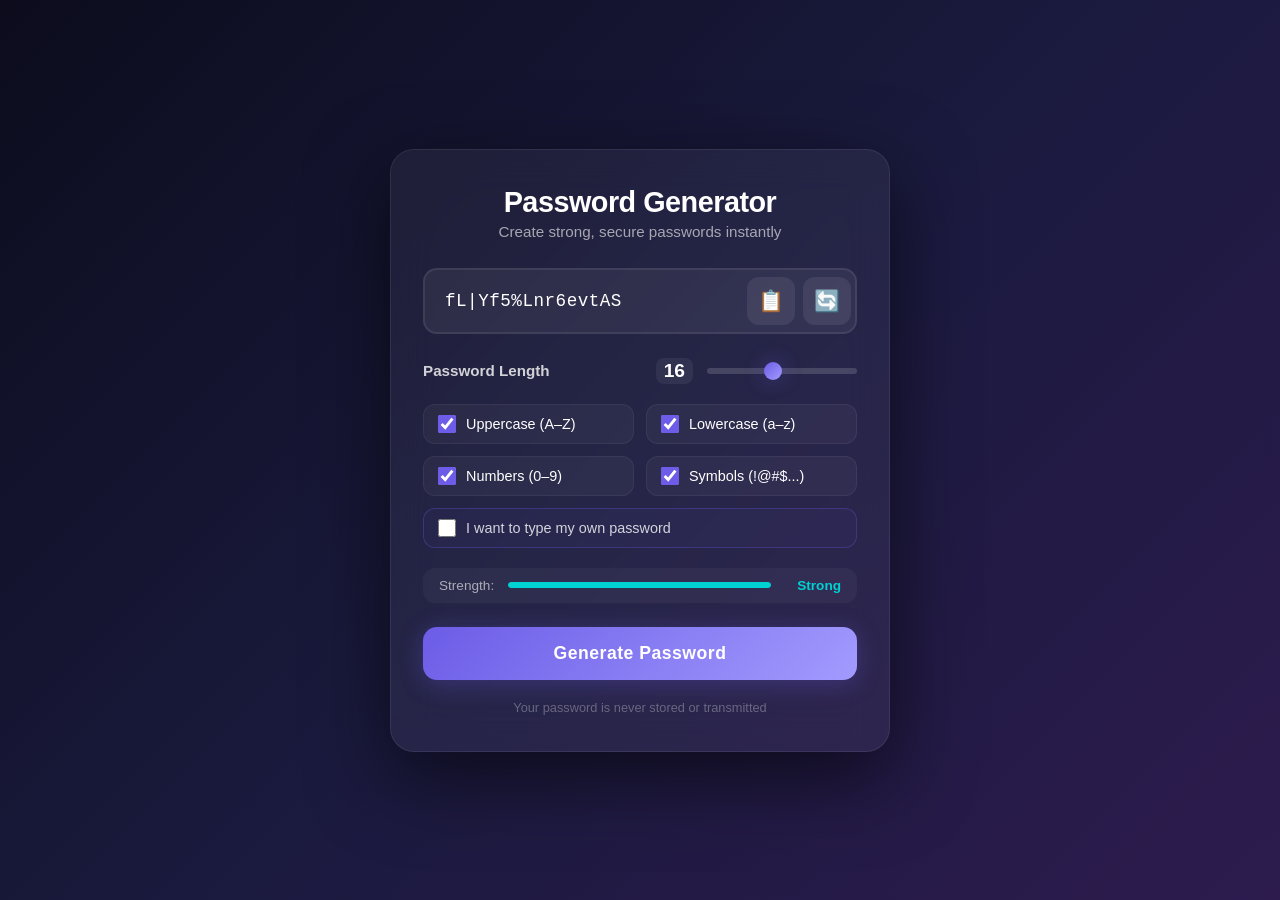
<file: Project_1/index.html>
<!DOCTYPE html>
<html lang="en">
<head>
  <meta charset="UTF-8" />
  <meta name="viewport" content="width=device-width, initial-scale=1.0" />
  <title>Password Generator</title>
  <link rel="stylesheet" href="style.css" />
</head>
<body>

  <div class="container">
    <div class="generator-card">
      <!-- Header -->
      <div class="header">
        <h1>Password Generator</h1>
        <p>Create strong, secure passwords instantly</p>
      </div>

      <!-- Password Display -->
      <div class="password-display">
        <input type="text" id="passwordOutput" readonly placeholder="Your password will appear here" />
        <button class="copy-btn" id="copyBtn" title="Copy to clipboard">📋</button>
        <button class="refresh-btn" id="refreshBtn" title="Generate new password">🔄</button>
      </div>

      <!-- Password Length -->
      <div class="control-group">
        <div class="length-control">
          <label for="lengthSlider">Password Length</label>
          <div class="length-value">
            <span id="lengthDisplay" class="length-clickable">16</span>
            <input type="range" id="lengthSlider" min="4" max="32" value="16" />
          </div>
        </div>
      </div>

      <!-- Options -->
      <div class="options-grid">
        <label class="option">
          <input type="checkbox" id="uppercase" checked />
          <span>Uppercase (A–Z)</span>
        </label>
        <label class="option">
          <input type="checkbox" id="lowercase" checked />
          <span>Lowercase (a–z)</span>
        </label>
        <label class="option">
          <input type="checkbox" id="numbers" checked />
          <span>Numbers (0–9)</span>
        </label>
        <label class="option">
          <input type="checkbox" id="symbols" checked />
          <span>Symbols (!@#$...)</span>
        </label>
        <label class="option custom-option">
          <input type="checkbox" id="customPassword" />
          <span>I want to type my own password</span>
        </label>
      </div>

      <!-- Strength -->
      <div class="strength-container">
        <span class="strength-label">Strength:</span>
        <div class="strength-bar">
          <div class="strength-fill" id="strengthFill"></div>
        </div>
        <span class="strength-text" id="strengthText">Strong</span>
      </div>

      <!-- Generate Button -->
      <button class="generate-btn" id="generateBtn">Generate Password</button>

      <!-- Footer -->
      <div class="footer-note">
        <span>Your password is never stored or transmitted</span>
      </div>
    </div>
  </div>

  <script src="script.js"></script>
</body>
</html>
</file>
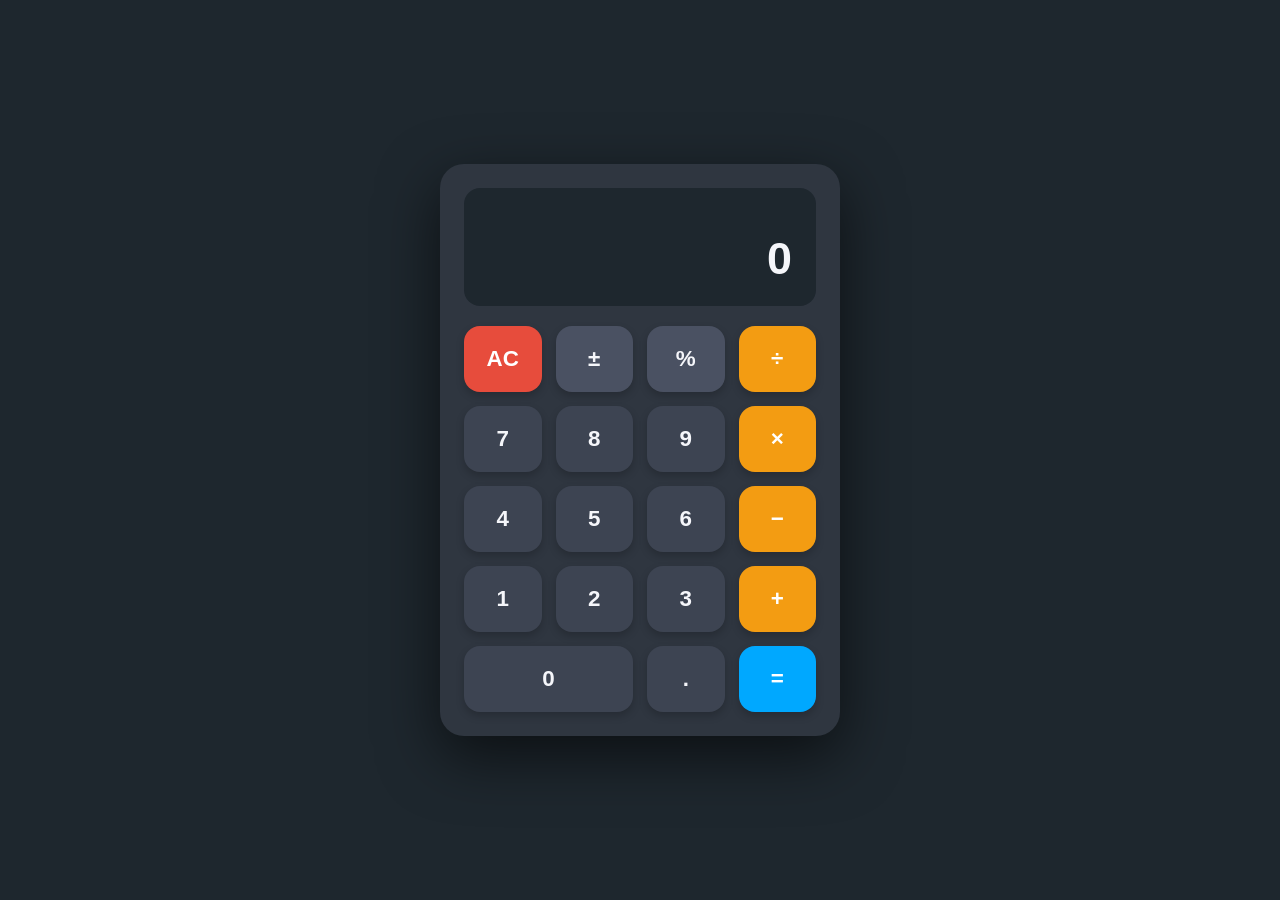
<file: Project_2/index.html>
<!DOCTYPE html>
<html lang="en">
<head>
  <meta charset="UTF-8" />
  <meta name="viewport" content="width=device-width, initial-scale=1.0" />
  <title>Simple Calculator</title>
  <!-- আলাদা CSS ফাইল লিংক -->
  <link rel="stylesheet" href="style.css" />
</head>
<body>

  <div class="calculator">
    <!-- Display Screen -->
    <div class="display">
      <div class="expression" id="expression"></div>
      <div class="result" id="result">0</div>
    </div>

    <!-- Buttons -->
    <div class="buttons">
      <!-- Row 1 -->
      <button class="btn btn-clear" data-value="clear">AC</button>
      <button class="btn btn-function" data-value="sign">±</button>
      <button class="btn btn-function" data-value="percent">%</button>
      <button class="btn btn-operator" data-value="÷">÷</button>

      <!-- Row 2 -->
      <button class="btn btn-number" data-value="7">7</button>
      <button class="btn btn-number" data-value="8">8</button>
      <button class="btn btn-number" data-value="9">9</button>
      <button class="btn btn-operator" data-value="×">×</button>

      <!-- Row 3 -->
      <button class="btn btn-number" data-value="4">4</button>
      <button class="btn btn-number" data-value="5">5</button>
      <button class="btn btn-number" data-value="6">6</button>
      <button class="btn btn-operator" data-value="-">−</button>

      <!-- Row 4 -->
      <button class="btn btn-number" data-value="1">1</button>
      <button class="btn btn-number" data-value="2">2</button>
      <button class="btn btn-number" data-value="3">3</button>
      <button class="btn btn-operator" data-value="+">+</button>

      <!-- Row 5 -->
      <button class="btn btn-number btn-zero" data-value="0">0</button>
      <button class="btn btn-number" data-value=".">.</button>
      <button class="btn btn-equals" data-value="=">=</button>
    </div>
  </div>

  <!-- আলাদা JavaScript ফাইল লিংক -->
  <script src="script.js"></script>
</body>
</html>
</file>
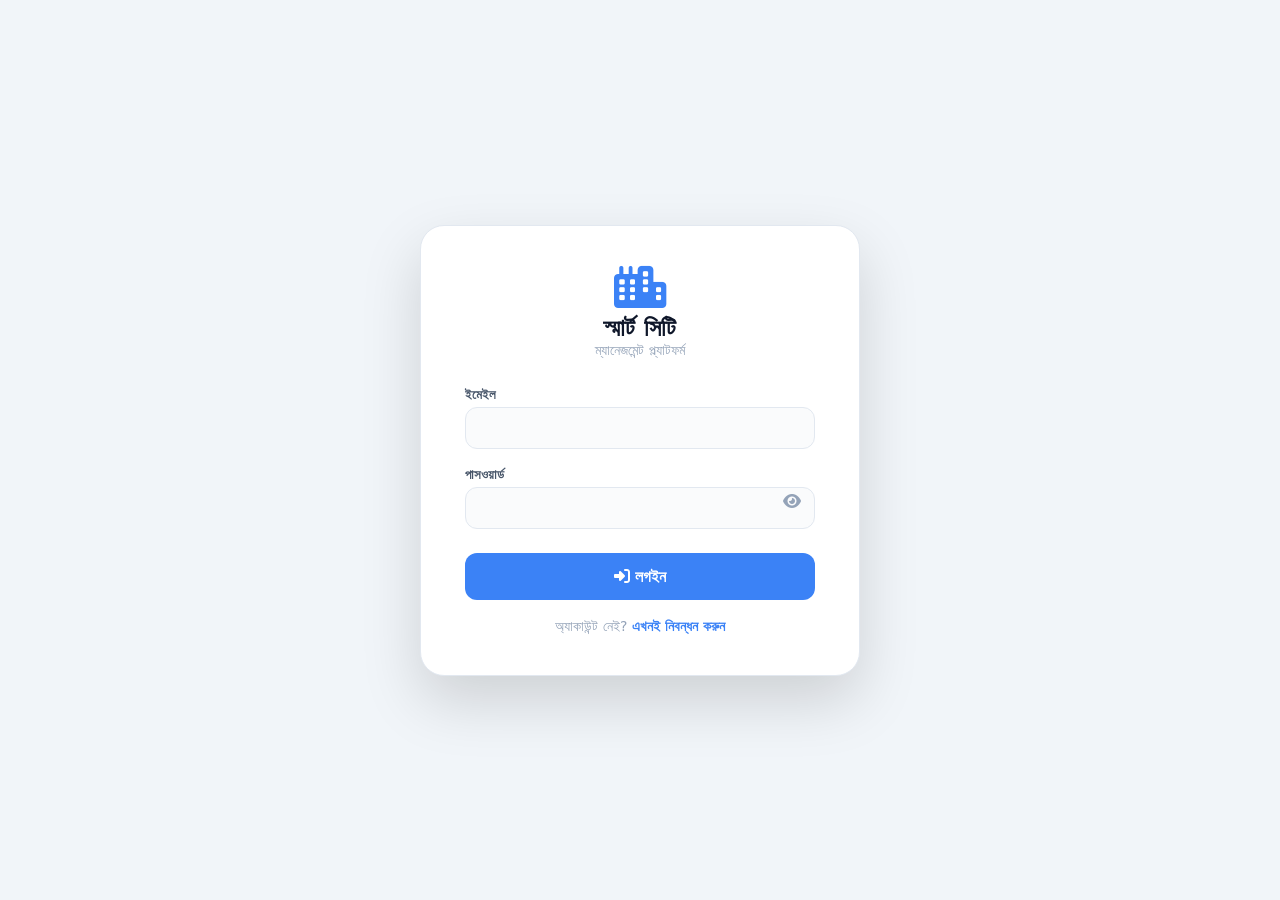
<file: Project_4/index.html>
<!DOCTYPE html>
<html lang="bn">
<head>
    <meta charset="UTF-8" />
    <meta name="viewport" content="width=device-width, initial-scale=1.0" />
    <title>Smart City Management Platform</title>
    <link rel="stylesheet" href="https://cdnjs.cloudflare.com/ajax/libs/font-awesome/6.5.0/css/all.min.css" />
    <link rel="stylesheet" href="style.css" />
</head>
<body>

    <!-- ─── AUTH OVERLAY ─── -->
    <div id="authOverlay">
        <div class="auth-container" id="authContainer">
            <div class="brand">
                <i class="fas fa-city"></i>
                <h1 data-i18n="Smart City">স্মার্ট সিটি</h1>
                <p data-i18n="Management Platform">ম্যানেজমেন্ট প্ল্যাটফর্ম</p>
            </div>
            <div class="error-msg" id="authError"></div>

            <!-- Login -->
            <div id="loginForm">
                <div class="form-group">
                    <label data-i18n="Email">ইমেইল</label>
                    <input type="email" id="loginEmail"  />
                </div>
                <div class="form-group">
                    <label data-i18n="Password">পাসওয়ার্ড</label>
                    <input type="password" id="loginPassword"  />
                    <span class="password-toggle" onclick="togglePasswordVisibility('loginPassword', this)"><i class="fas fa-eye"></i></span>
                </div>
                <button class="btn-primary" onclick="handleLogin()"><i class="fas fa-sign-in-alt"></i> <span data-i18n="Login">লগইন</span></button>
                <div class="auth-switch">
                    <span data-i18n="Don't have an account?">অ্যাকাউন্ট নেই?</span>
                    <a onclick="showRegister()"><span data-i18n="Register now">এখনই নিবন্ধন করুন</span></a>
                </div>
            </div>

            <!-- Register -->
            <div id="registerForm" style="display:none;">
                <div class="form-group">
                    <label data-i18n="Full Name">পুরো নাম</label>
                    <input type="text" id="regName"  />
                </div>
                <div class="form-group">
                    <label data-i18n="Email">ইমেইল</label>
                    <input type="email" id="regEmail"  />
                </div>
                <div class="form-group">
                    <label data-i18n="Password">পাসওয়ার্ড</label>
                    <input type="password" id="regPassword"  />
                    <span class="password-toggle" onclick="togglePasswordVisibility('regPassword', this)"><i class="fas fa-eye"></i></span>
                </div>
                <div class="form-group">
                    <label data-i18n="Confirm Password">পাসওয়ার্ড নিশ্চিত করুন</label>
                    <input type="password" id="regConfirm"  />
                    <span class="password-toggle" onclick="togglePasswordVisibility('regConfirm', this)"><i class="fas fa-eye"></i></span>
                </div>
                <button class="btn-primary" onclick="handleRegister()"><i class="fas fa-user-plus"></i> <span data-i18n="Register">নিবন্ধন</span></button>
                <div class="auth-switch">
                    <span data-i18n="Already have an account?">ইতিমধ্যে অ্যাকাউন্ট আছে?</span>
                    <a onclick="showLogin()"><span data-i18n="Login">লগইন</span></a>
                </div>
            </div>
        </div>
    </div>

    <!-- ─── ROLE SELECTION SCREEN ─── -->
    <div id="roleSelection">
        <div class="role-selection-container">
            <div class="role-selection-header">
                <i class="fas fa-city"></i>
                <h1 data-i18n="Choose Dashboard">Choose Dashboard</h1>
                <!-- <p data-i18n="Select a role to continue">Select a role to continue</p> -->
                <button class="lang-toggle-btn" id="langToggleRole">
                    <i class="fas fa-globe"></i> <span id="langLabelRole">বাং</span>
                </button>
                <button class="logout-btn-role" onclick="handleLogout()">
                    <i class="fas fa-sign-out-alt"></i> <span data-i18n="Logout">লগআউট</span>
                </button>
                <!-- ✅ ডার্ক/লাইট মোড বাটন -->
                <button class="theme-toggle-btn" id="themeToggleRole"><i class="fas fa-moon"></i> <span id="themeLabelRole">Dark Mode</span></button>
            </div>
            <div class="role-cards">
                <button class="role-card" onclick="selectDashboardRole('citizen')">
                    <div class="role-card-icon"><i class="fas fa-user"></i></div>
                    <h2 data-i18n="Citizen">নাগরিক</h2>
                    <p data-i18n="Citizen Dashboard">Citizen Dashboard</p>
                </button>
                <button class="role-card" onclick="selectDashboardRole('business')">
                    <div class="role-card-icon"><i class="fas fa-store"></i></div>
                    <h2 data-i18n="Business">ব্যবসা</h2>
                    <p data-i18n="Business Dashboard">Business Dashboard</p>
                </button>
                <button class="role-card" onclick="selectDashboardRole('admin')">
                    <div class="role-card-icon"><i class="fas fa-user-shield"></i></div>
                    <h2 data-i18n="Admin">অ্যাডমিন</h2>
                    <p data-i18n="Admin Dashboard">Admin Dashboard</p>
                </button>
            </div>
        </div>
    </div>

    <!-- ─── MAIN APP ─── -->
    <div id="appContainer">
        <div class="sidebar-overlay" id="sidebarOverlay"></div>

        <aside class="sidebar" id="sidebar">
            <div class="sidebar-brand">
                <i class="fas fa-city"></i>
                <div>
                    <span data-i18n="Smart City">স্মার্ট সিটি</span>
                    <small data-i18n="Management Platform">ম্যানেজমেন্ট প্ল্যাটফর্ম</small>
                </div>
            </div>
            <nav class="sidebar-nav" id="sidebarNav">
                <!-- Citizen -->
                <div class="nav-label" data-role="citizen">👤 <span data-i18n="Citizen Portal">নাগরিক পোর্টাল</span></div>
                <div class="nav-item active" data-module="citizen-dashboard" data-role="citizen"><i class="fas fa-th-large"></i> <span data-i18n="Dashboard">ড্যাশবোর্ড</span></div>
                <div class="nav-item" data-module="healthcare" data-role="citizen"><i class="fas fa-hospital"></i> <span data-i18n="Healthcare">স্বাস্থ্যসেবা</span></div>
                <div class="nav-item" data-module="education" data-role="citizen"><i class="fas fa-graduation-cap"></i> <span data-i18n="Education">শিক্ষা</span></div>
                <div class="nav-item" data-module="transport" data-role="citizen"><i class="fas fa-bus"></i> <span data-i18n="Transportation">পরিবহন</span></div>
                <div class="nav-item" data-module="realestate" data-role="citizen"><i class="fas fa-home"></i> <span data-i18n="Real Estate">রিয়েল এস্টেট</span></div>
                <!-- <div class="nav-item" data-module="ecommerce" data-role="citizen"><i class="fas fa-shopping-bag"></i> <span data-i18n="E-Commerce">ই-কমার্স</span></div> -->
                <div class="nav-item" data-module="courier" data-role="citizen"><i class="fas fa-shipping-fast"></i> <span data-i18n="Courier">কুরিয়ার</span></div>
                <div class="nav-item" data-module="payments" data-role="citizen"><i class="fas fa-credit-card"></i> <span data-i18n="Payments">পেমেন্ট</span></div>
                <div class="nav-item" data-module="finance" data-role="citizen"><i class="fas fa-wallet"></i> <span data-i18n="Finance">আর্থিক</span></div>
                <div class="nav-item" data-module="parking" data-role="citizen"><i class="fas fa-parking"></i> <span data-i18n="Parking">পার্কিং</span></div>
                <div class="nav-item" data-module="emergency" data-role="citizen"><i class="fas fa-ambulance"></i> <span data-i18n="Emergency">জরুরি</span></div>
                <div class="nav-item" data-module="complaints" data-role="citizen"><i class="fas fa-exclamation-triangle"></i> <span data-i18n="Complaints">অভিযোগ</span></div>
                <div class="nav-item" data-module="booking" data-role="citizen"><i class="fas fa-calendar-check"></i> <span data-i18n="Booking">বুকিং</span></div>
                <div class="nav-item" data-module="documents" data-role="citizen"><i class="fas fa-file-alt"></i> <span data-i18n="Documents">নথিপত্র</span></div>
                <div class="nav-item" data-module="notifications" data-role="citizen"><i class="fas fa-bell"></i> <span data-i18n="Notifications">বিজ্ঞপ্তি</span></div>

                <!-- Business -->
                <div class="nav-label" data-role="business">🏢 <span data-i18n="Business Portal">ব্যবসা পোর্টাল</span></div>
                <div class="nav-item" data-module="business-dashboard" data-role="business"><i class="fas fa-th-large"></i> <span data-i18n="Dashboard">ড্যাশবোর্ড</span></div>
                <div class="nav-item" data-module="business-registration" data-role="business"><i class="fas fa-clipboard-list"></i> <span data-i18n="Registration">নিবন্ধন</span></div>
                <div class="nav-item" data-module="business-profile" data-role="business"><i class="fas fa-store"></i> <span data-i18n="Profile">প্রোফাইল</span></div>
                <div class="nav-item" data-module="products" data-role="business"><i class="fas fa-boxes"></i> <span data-i18n="Products">পণ্য</span></div>
                <div class="nav-item" data-module="business-orders" data-role="business"><i class="fas fa-truck"></i> <span data-i18n="Orders">অর্ডার</span></div>
                <div class="nav-item" data-module="business-booking" data-role="business"><i class="fas fa-calendar-check"></i> <span data-i18n="Booking">বুকিং</span></div>
                <div class="nav-item" data-module="business-payments" data-role="business"><i class="fas fa-credit-card"></i> <span data-i18n="Payments">পেমেন্ট</span></div>
                <div class="nav-item" data-module="delivery" data-role="business"><i class="fas fa-truck"></i> <span data-i18n="Delivery">ডেলিভারি</span></div>
                <div class="nav-item" data-module="customers" data-role="business"><i class="fas fa-users"></i> <span data-i18n="Customers">গ্রাহক</span></div>
                <div class="nav-item" data-module="sales-analytics" data-role="business"><i class="fas fa-chart-line"></i> <span data-i18n="Sales Analytics">বিক্রয় বিশ্লেষণ</span></div>
                <div class="nav-item" data-module="business-notifications" data-role="business"><i class="fas fa-bell"></i> <span data-i18n="Notifications">বিজ্ঞপ্তি</span></div>

                <!-- Admin -->
                <div class="nav-label" data-role="admin">👨‍💼 <span data-i18n="Admin Portal">অ্যাডমিন পোর্টাল</span></div>
                <div class="nav-item" data-module="admin-dashboard" data-role="admin"><i class="fas fa-th-large"></i> <span data-i18n="Dashboard">ড্যাশবোর্ড</span></div>
                <div class="nav-item" data-module="users" data-role="admin"><i class="fas fa-users-cog"></i> <span data-i18n="User Management">ব্যবহারকারী ব্যবস্থাপনা</span></div>
                <div class="nav-item" data-module="businesses" data-role="admin"><i class="fas fa-store-alt"></i> <span data-i18n="Business Management">ব্যবসা ব্যবস্থাপনা</span></div>
                <div class="nav-item" data-module="admin-healthcare" data-role="admin"><i class="fas fa-hospital"></i> <span data-i18n="Healthcare Management">স্বাস্থ্যসেবা ব্যবস্থাপনা</span></div>
                <div class="nav-item" data-module="admin-education" data-role="admin"><i class="fas fa-graduation-cap"></i> <span data-i18n="Education Management">শিক্ষা ব্যবস্থাপনা</span></div>
                <div class="nav-item" data-module="admin-transport" data-role="admin"><i class="fas fa-bus"></i> <span data-i18n="Transport Management">পরিবহন ব্যবস্থাপনা</span></div>
                <div class="nav-item" data-module="admin-property" data-role="admin"><i class="fas fa-home"></i> <span data-i18n="Property Management">সম্পত্তি ব্যবস্থাপনা</span></div>
                <div class="nav-item" data-module="admin-ecommerce" data-role="admin"><i class="fas fa-shopping-bag"></i> <span data-i18n="E-Commerce Management">ই-কমার্স ব্যবস্থাপনা</span></div>
                <div class="nav-item" data-module="admin-courier" data-role="admin"><i class="fas fa-shipping-fast"></i> <span data-i18n="Courier Management">কুরিয়ার ব্যবস্থাপনা</span></div>
                <div class="nav-item" data-module="admin-payments" data-role="admin"><i class="fas fa-credit-card"></i> <span data-i18n="Payment Management">পেমেন্ট ব্যবস্থাপনা</span></div>
                <div class="nav-item" data-module="admin-parking" data-role="admin"><i class="fas fa-parking"></i> <span data-i18n="Parking Management">পার্কিং ব্যবস্থাপনা</span></div>
                <div class="nav-item" data-module="admin-emergency" data-role="admin"><i class="fas fa-ambulance"></i> <span data-i18n="Emergency Management">জরুরি ব্যবস্থাপনা</span></div>
                <div class="nav-item" data-module="admin-complaints" data-role="admin"><i class="fas fa-exclamation-triangle"></i> <span data-i18n="Complaint Management">অভিযোগ ব্যবস্থাপনা</span></div>
                <div class="nav-item" data-module="admin-booking" data-role="admin"><i class="fas fa-calendar-check"></i> <span data-i18n="Booking Management">বুকিং ব্যবস্থাপনা</span></div>
                <div class="nav-item" data-module="analytics" data-role="admin"><i class="fas fa-chart-pie"></i> <span data-i18n="Analytics">বিশ্লেষণ</span></div>
                <div class="nav-item" data-module="admin-notifications" data-role="admin"><i class="fas fa-bell"></i> <span data-i18n="Notifications">বিজ্ঞপ্তি</span></div>
                <div class="nav-item" data-module="admin-chat" data-role="admin"><i class="fas fa-comments"></i> <span data-i18n="Chat Management">চ্যাট ব্যবস্থাপনা</span></div>
                <div class="nav-item" data-module="admin-documents" data-role="admin"><i class="fas fa-file-alt"></i> <span data-i18n="Document Management">নথি ব্যবস্থাপনা</span></div>
                <!-- <div class="nav-item" data-module="settings" data-role="admin"><i class="fas fa-cog"></i> <span data-i18n="System Settings">সিস্টেম সেটিংস</span></div> -->
            </nav>
        </aside>

        <main class="main" id="mainContent">
            <!-- Topbar -->
            <div class="topbar">
                <div class="topbar-left">
                    <button class="hamburger" id="hamburgerBtn"><i class="fas fa-bars"></i></button>
                    <button class="dashboard-back-btn" onclick="showRoleSelection()"><i class="fas fa-arrow-left"></i> <span data-i18n="Back">Back</span></button>
                    <h1 id="pageTitle">ড্যাশবোর্ড <small>ওভারভিউ</small></h1>
                </div>
            </div>

            <!-- ======================== CITIZEN PANELS ======================== -->
            <div class="panel active" id="panel-citizen-dashboard">
                <div class="stats-grid">
                    <div class="stat-card"><div class="stat-icon"><i class="fas fa-users"></i></div><div class="stat-label" data-i18n="Citizens">নাগরিক</div><div class="stat-value">24,580</div><div class="stat-change up"><i class="fas fa-arrow-up"></i> 3.2%</div></div>
                    <div class="stat-card"><div class="stat-icon"><i class="fas fa-hospital"></i></div><div class="stat-label" data-i18n="Hospitals">হাসপাতাল</div><div class="stat-value">42</div><div class="stat-change up"><i class="fas fa-arrow-up"></i> 2</div></div>
                    <div class="stat-card"><div class="stat-icon"><i class="fas fa-bus"></i></div><div class="stat-label" data-i18n="Transport Routes">পরিবহন রুট</div><div class="stat-value">128</div><div class="stat-change up"><i class="fas fa-arrow-up"></i> 5%</div></div>
                    <div class="stat-card"><div class="stat-icon"><i class="fas fa-exclamation-triangle"></i></div><div class="stat-label" data-i18n="Complaints">অভিযোগ</div><div class="stat-value">856</div><div class="stat-change down"><i class="fas fa-arrow-down"></i> 12%</div></div>
                </div>
                <div class="grid-2">
                    <div class="card"><div class="card-title"><span data-i18n="Recent Complaints">সাম্প্রতিক অভিযোগ</span> <span class="text-muted" style="font-weight:400;font-size:13px;" data-i18n="Last 5">শেষ ৫টি</span></div><div id="citizenRecentComplaints"></div></div>
                    <div class="card"><div class="card-title"><span data-i18n="Upcoming Appointments">আসন্ন অ্যাপয়েন্টমেন্ট</span> <span class="text-muted" style="font-weight:400;font-size:13px;" data-i18n="Next 3">পরবর্তী ৩টি</span></div><div id="citizenAppointments"></div></div>
                </div>
            </div>

            <div class="panel" id="panel-healthcare">
                <div class="panel-header"><h2 data-i18n="Healthcare">স্বাস্থ্যসেবা</h2><div class="panel-actions"><button class="btn btn-primary" onclick="openModal('healthcare')"><i class="fas fa-plus"></i> <span data-i18n="Book Appointment">অ্যাপয়েন্টমেন্ট বুক করুন</span></button></div></div>
                <div class="table-wrap"><div class="table-scroll"><table><thead><tr><th data-i18n="Hospital">হাসপাতাল</th><th data-i18n="Doctor">ডাক্তার</th><th data-i18n="Speciality">বিশেষত্ব</th><th data-i18n="Available">উপলব্ধ</th><th data-i18n="Actions">অ্যাকশন</th></tr></thead><tbody id="healthcareTableBody"></tbody></table></div></div>
            </div>

            <div class="panel" id="panel-education">
                <div class="panel-header"><h2 data-i18n="Education">শিক্ষা</h2><div class="panel-actions"><button class="btn btn-primary" onclick="openModal('education')"><i class="fas fa-plus"></i> <span data-i18n="Apply Online">অনলাইনে আবেদন করুন</span></button></div></div>
                <div class="table-wrap"><div class="table-scroll"><table><thead><tr><th data-i18n="Institution">প্রতিষ্ঠান</th><th data-i18n="Type">ধরন</th><th data-i18n="Location">অবস্থান</th><th data-i18n="Courses">কোর্স</th><th data-i18n="Actions">অ্যাকশন</th></tr></thead><tbody id="educationTableBody"></tbody></table></div></div>
            </div>

            <div class="panel" id="panel-transport">
                <div class="panel-header"><h2 data-i18n="Transportation">পরিবহন</h2><div class="panel-actions"><button class="btn btn-primary" onclick="openModal('transport')"><i class="fas fa-plus"></i> <span data-i18n="Book Ride">যাত্রা বুক করুন</span></button></div></div>
                <div class="table-wrap"><div class="table-scroll"><table><thead><tr><th data-i18n="Route">রুট</th><th data-i18n="Type">ধরন</th><th data-i18n="Departure">প্রস্থান</th><th data-i18n="Arrival">আগমন</th><th data-i18n="Fare">ভাড়া</th><th data-i18n="Actions">অ্যাকশন</th></tr></thead><tbody id="transportTableBody"></tbody></table></div></div>
            </div>

            <div class="panel" id="panel-realestate">
                <div class="panel-header"><h2 data-i18n="Real Estate">রিয়েল এস্টেট</h2><div class="panel-actions"><button class="btn btn-primary" onclick="openModal('realestate')"><i class="fas fa-plus"></i> <span data-i18n="List Property">সম্পত্তি তালিকাভুক্ত করুন</span></button></div></div>
                <div class="table-wrap"><div class="table-scroll"><table><thead><tr><th data-i18n="Property">সম্পত্তি</th><th data-i18n="Type">ধরন</th><th data-i18n="Location">অবস্থান</th><th data-i18n="Price">মূল্য</th><th data-i18n="Status">অবস্থা</th><th data-i18n="Actions">অ্যাকশন</th></tr></thead><tbody id="realestateTableBody"></tbody></table></div></div>
            </div>

            <div class="panel" id="panel-ecommerce">
                <div class="panel-header"><h2 data-i18n="E-Commerce">ই-কমার্স</h2><div class="panel-actions"><button class="btn btn-primary" onclick="openModal('ecommerce')"><i class="fas fa-plus"></i> <span data-i18n="Add Product">পণ্য যোগ করুন</span></button></div></div>
                <div class="table-wrap"><div class="table-scroll"><table><thead><tr><th data-i18n="Product">পণ্য</th><th data-i18n="Category">ক্যাটাগরি</th><th data-i18n="Price">মূল্য</th><th data-i18n="Stock">স্টক</th><th data-i18n="Actions">অ্যাকশন</th></tr></thead><tbody id="ecommerceTableBody"></tbody></table></div></div>
            </div>

            <div class="panel" id="panel-courier">
                <div class="panel-header"><h2 data-i18n="Courier">কুরিয়ার</h2><div class="panel-actions"><button class="btn btn-primary" onclick="openModal('courier')"><i class="fas fa-plus"></i> <span data-i18n="Book Parcel">পার্সেল বুক করুন</span></button></div></div>
                <div class="table-wrap"><div class="table-scroll"><table><thead><tr><th data-i18n="Parcel ID">পার্সেল আইডি</th><th data-i18n="Sender">প্রেরক</th><th data-i18n="Receiver">প্রাপক</th><th data-i18n="Status">অবস্থা</th><th data-i18n="Actions">অ্যাকশন</th></tr></thead><tbody id="courierTableBody"></tbody></table></div></div>
            </div>

            <div class="panel" id="panel-payments">
                <div class="panel-header"><h2 data-i18n="Payments">পেমেন্ট</h2><div class="panel-actions"><button class="btn btn-primary" onclick="openModal('payment')"><i class="fas fa-plus"></i> <span data-i18n="Make Payment">পেমেন্ট করুন</span></button></div></div>
                <div class="table-wrap"><div class="table-scroll"><table><thead><tr><th data-i18n="Bill #">বিল নং</th><th data-i18n="Type">ধরন</th><th data-i18n="Amount">পরিমাণ</th><th data-i18n="Date">তারিখ</th><th data-i18n="Status">অবস্থা</th><th data-i18n="Actions">অ্যাকশন</th></tr></thead><tbody id="paymentTableBody"></tbody></table></div></div>
            </div>

            <div class="panel" id="panel-finance">
                <div class="panel-header">
                    <h2 data-i18n="Finance">আর্থিক সেবা</h2>
                    <div class="panel-actions">
                        <button class="btn btn-primary" onclick="openModal('finance-wallet')"><i class="fas fa-wallet"></i> <span data-i18n="Update Wallet">ওয়ালেট আপডেট করুন</span></button>
                        <button class="btn btn-success" onclick="openModal('finance-transaction')"><i class="fas fa-plus"></i> <span data-i18n="Add Transaction">লেনদেন যোগ করুন</span></button>
                        <button class="btn btn-danger" onclick="clearAllTransactions()"><i class="fas fa-trash"></i> <span data-i18n="Clear All">সব লেনদেন মুছুন</span></button>
                    </div>
                </div>
                <div class="grid-2">
                    <div class="card">
                        <div class="card-title" data-i18n="Wallet">ওয়ালেট</div>
                        <div class="stat-value" style="font-size:32px;" id="walletBalance">৳0</div>
                        <span class="text-muted" data-i18n="Balance">বর্তমান ব্যালেন্স</span>
                    </div>
                    <div class="card">
                        <div class="card-title" data-i18n="Recent Transactions">সাম্প্রতিক লেনদেন</div>
                        <div id="financeTransactions"></div>
                    </div>
                </div>
            </div>

            <div class="panel" id="panel-parking">
                <div class="panel-header"><h2 data-i18n="Parking">পার্কিং</h2><div class="panel-actions"><button class="btn btn-primary" onclick="openModal('parking')"><i class="fas fa-plus"></i> <span data-i18n="Book Slot">স্লট বুক করুন</span></button></div></div>
                <div class="table-wrap"><div class="table-scroll"><table><thead><tr><th data-i18n="Location">অবস্থান</th><th data-i18n="Slot">স্লট</th><th data-i18n="Status">অবস্থা</th><th data-i18n="Fee">ফি</th><th data-i18n="Actions">অ্যাকশন</th></tr></thead><tbody id="parkingTableBody"></tbody></table></div></div>
            </div>

            <div class="panel" id="panel-emergency">
                <div class="panel-header"><h2 data-i18n="Emergency Services">জরুরি সেবা</h2><div class="panel-actions"><button class="btn btn-danger" onclick="openModal('emergency')"><i class="fas fa-ambulance"></i> <span data-i18n="Request Ambulance">অ্যাম্বুলেন্স অনুরোধ করুন</span></button></div></div>
                <div class="grid-3">
                    <div class="card"><div class="card-title">🚑 <span data-i18n="Ambulance">অ্যাম্বুলেন্স</span></div><p class="text-muted">24/7</p><button class="btn btn-danger btn-sm" style="margin-top:10px;" onclick="alert(t('Ambulance requested!'))"><span data-i18n="Call Now">এখনই কল করুন</span></button></div>
                    <div class="card"><div class="card-title">🚓 <span data-i18n="Police">পুলিশ</span></div><p class="text-muted"><span data-i18n="Report an incident">ঘটনা রিপোর্ট করুন</span></p><button class="btn btn-primary btn-sm" style="margin-top:10px;" onclick="alert(t('Police notified!'))"><span data-i18n="Report">রিপোর্ট</span></button></div>
                    <div class="card"><div class="card-title">🚒 <span data-i18n="Fire Service">ফায়ার সার্ভিস</span></div><p class="text-muted"><span data-i18n="Fire & rescue">অগ্নি ও উদ্ধার</span></p><button class="btn btn-danger btn-sm" style="margin-top:10px;" onclick="alert(t('Fire service called!'))"><span data-i18n="Call">কল করুন</span></button></div>
                </div>
                <div class="table-wrap"><div class="table-scroll"><table><thead><tr><th data-i18n="Emergency #">জরুরি নং</th><th data-i18n="Type">ধরন</th><th data-i18n="Location">অবস্থান</th><th data-i18n="Status">অবস্থা</th><th data-i18n="Actions">অ্যাকশন</th></tr></thead><tbody id="emergencyTableBody"></tbody></table></div></div>
            </div>

            <div class="panel" id="panel-complaints">
                <div class="panel-header"><h2 data-i18n="Complaints">অভিযোগ</h2><div class="panel-actions"><button class="btn btn-primary" onclick="openModal('complaint')"><i class="fas fa-plus"></i> <span data-i18n="New Complaint">নতুন অভিযোগ</span></button></div></div>
                <div class="table-wrap"><div class="table-scroll"><table><thead><tr><th>#</th><th data-i18n="Type">ধরন</th><th data-i18n="Description">বিবরণ</th><th data-i18n="Date">তারিখ</th><th data-i18n="Status">অবস্থা</th><th data-i18n="Actions">অ্যাকশন</th></tr></thead><tbody id="complaintTableBody"></tbody></table></div></div>
            </div>

            <div class="panel" id="panel-booking">
                <div class="panel-header"><h2 data-i18n="Booking">বুকিং</h2><div class="panel-actions"><button class="btn btn-primary" onclick="openModal('booking')"><i class="fas fa-plus"></i> <span data-i18n="New Booking">নতুন বুকিং</span></button></div></div>
                <div class="table-wrap"><div class="table-scroll"><table><thead><tr><th data-i18n="Booking #">বুকিং নং</th><th data-i18n="Service">সেবা</th><th data-i18n="Date">তারিখ</th><th data-i18n="Status">অবস্থা</th><th data-i18n="Actions">অ্যাকশন</th></tr></thead><tbody id="bookingTableBody"></tbody></table></div></div>
            </div>

            <div class="panel" id="panel-documents">
                <div class="panel-header"><h2 data-i18n="Documents">নথিপত্র</h2><div class="panel-actions"><button class="btn btn-primary" onclick="openModal('document')"><i class="fas fa-plus"></i> <span data-i18n="Upload Document">নথি আপলোড করুন</span></button></div></div>
                <div class="table-wrap"><div class="table-scroll"><table><thead><tr><th data-i18n="Document">নথি</th><th data-i18n="Type">ধরন</th><th data-i18n="Uploaded">আপলোড</th><th data-i18n="Status">অবস্থা</th><th data-i18n="Actions">অ্যাকশন</th></tr></thead><tbody id="documentTableBody"></tbody></table></div></div>
            </div>

            <div class="panel" id="panel-notifications">
                <div class="panel-header"><h2 data-i18n="Notifications">বিজ্ঞপ্তি</h2><div class="panel-actions"><button class="btn btn-outline" onclick="alert(t('All marked as read!'))"><i class="fas fa-check-double"></i> <span data-i18n="Mark all read">সব পঠিত চিহ্নিত করুন</span></button></div></div>
                <div class="table-wrap"><div class="table-scroll"><table><thead><tr><th data-i18n="Time">সময়</th><th data-i18n="Message">বার্তা</th><th data-i18n="Type">ধরন</th><th data-i18n="Status">অবস্থা</th></tr></thead><tbody id="notificationTableBody"></tbody></table></div></div>
            </div>

            <div class="panel" id="panel-map">
                <div class="panel-header"><h2 data-i18n="Smart Map">স্মার্ট ম্যাপ</h2></div>
                <div class="card" style="height:400px;display:flex;align-items:center;justify-content:center;background:var(--bg-table-even);color:var(--text-muted);">
                    <div><i class="fas fa-map-marked-alt" style="font-size:48px;display:block;margin-bottom:10px;"></i> <span data-i18n="Interactive Map">ইন্টারঅ্যাকটিভ ম্যাপ</span></div>
                </div>
            </div>

            <!-- ======================== BUSINESS PANELS ======================== -->
            <div class="panel" id="panel-business-dashboard">
                <div class="stats-grid">
                    <div class="stat-card"><div class="stat-icon"><i class="fas fa-store"></i></div><div class="stat-label" data-i18n="Revenue">রাজস্ব</div><div class="stat-value">$42.8K</div><div class="stat-change up"><i class="fas fa-arrow-up"></i> 8.5%</div></div>
                    <div class="stat-card"><div class="stat-icon"><i class="fas fa-shopping-bag"></i></div><div class="stat-label" data-i18n="Orders">অর্ডার</div><div class="stat-value">312</div><div class="stat-change up"><i class="fas fa-arrow-up"></i> 12%</div></div>
                    <div class="stat-card"><div class="stat-icon"><i class="fas fa-users"></i></div><div class="stat-label" data-i18n="Customers">গ্রাহক</div><div class="stat-value">1,240</div><div class="stat-change up"><i class="fas fa-arrow-up"></i> 5.1%</div></div>
                    <div class="stat-card"><div class="stat-icon"><i class="fas fa-truck"></i></div><div class="stat-label" data-i18n="Deliveries">ডেলিভারি</div><div class="stat-value">98</div><div class="stat-change down"><i class="fas fa-arrow-down"></i> 2%</div></div>
                </div>
                <div class="grid-2">
                    <div class="card"><div class="card-title" data-i18n="Recent Orders">সাম্প্রতিক অর্ডার</div><div id="businessRecentOrders"></div></div>
                    <div class="card"><div class="card-title" data-i18n="Top Products">শীর্ষ পণ্য</div><div id="businessTopProducts"></div></div>
                </div>
            </div>

            <div class="panel" id="panel-business-registration">
                <div class="panel-header"><h2 data-i18n="Registration">ব্যবসা নিবন্ধন</h2><div class="panel-actions"><button class="btn btn-primary" onclick="openModal('business')"><i class="fas fa-plus"></i> <span data-i18n="Register Business">ব্যবসা নিবন্ধন করুন</span></button></div></div>
                <div class="table-wrap"><div class="table-scroll"><table><thead><tr><th data-i18n="Business Name">ব্যবসার নাম</th><th data-i18n="Owner">মালিক</th><th data-i18n="Type">ধরন</th><th data-i18n="Status">অবস্থা</th><th data-i18n="Actions">অ্যাকশন</th></tr></thead><tbody id="businessRegTableBody"></tbody></table></div></div>
            </div>

            <div class="panel" id="panel-business-profile">
                <div class="panel-header"><h2 data-i18n="Profile">ব্যবসা প্রোফাইল</h2></div>
                <div class="card" style="max-width:500px;">
                    <div class="form-group"><label data-i18n="Business Name">ব্যবসার নাম</label><input type="text" value="Tech Solutions" /></div>
                    <div class="form-group"><label data-i18n="Owner">মালিক</label><input type="text" value="Mr. Karim" /></div>
                    <div class="form-group"><label data-i18n="Type">ধরন</label><input type="text" value="IT" /></div>
                    <div class="form-group"><label data-i18n="Email">ইমেইল</label><input type="email" value="info@techsolutions.com" /></div>
                    <button class="btn btn-primary"><span data-i18n="Update Profile">প্রোফাইল আপডেট করুন</span></button>
                </div>
            </div>

            <div class="panel" id="panel-products">
                <div class="panel-header"><h2 data-i18n="Products">পণ্য</h2><div class="panel-actions"><button class="btn btn-primary" onclick="openModal('product')"><i class="fas fa-plus"></i> <span data-i18n="Add Product">পণ্য যোগ করুন</span></button></div></div>
                <div class="table-wrap"><div class="table-scroll"><table><thead><tr><th data-i18n="Product">পণ্য</th><th data-i18n="Price">মূল্য</th><th data-i18n="Stock">স্টক</th><th data-i18n="Status">অবস্থা</th><th data-i18n="Actions">অ্যাকশন</th></tr></thead><tbody id="productTableBody"></tbody></table></div></div>
            </div>

            <div class="panel" id="panel-business-orders">
                <div class="panel-header">
                    <h2 data-i18n="Orders">অর্ডার</h2>
                    <div class="panel-actions">
                        <button class="btn btn-primary" onclick="openModal('businessOrder')"><i class="fas fa-plus"></i> <span data-i18n="Add Order">অর্ডার যোগ করুন</span></button>
                    </div>
                </div>
                <div class="table-wrap"><div class="table-scroll"><table><thead><tr><th>#</th><th data-i18n="Customer">গ্রাহক</th><th data-i18n="Total">মোট</th><th data-i18n="Status">অবস্থা</th><th data-i18n="Actions">অ্যাকশন</th></tr></thead><tbody id="businessOrderTableBody"></tbody></table></div></div>
            </div>

            <div class="panel" id="panel-business-booking">
                <div class="panel-header"><h2 data-i18n="Booking">বুকিং</h2><div class="panel-actions"><button class="btn btn-primary" onclick="openModal('businessBooking')"><i class="fas fa-plus"></i> <span data-i18n="New Booking">নতুন বুকিং</span></button></div></div>
                <div class="table-wrap"><div class="table-scroll"><table><thead><tr><th>#</th><th data-i18n="Service">সেবা</th><th data-i18n="Date">তারিখ</th><th data-i18n="Status">অবস্থা</th><th data-i18n="Actions">অ্যাকশন</th></tr></thead><tbody id="businessBookingTableBody"></tbody></table></div></div>
            </div>

            <div class="panel" id="panel-business-payments">
                <div class="panel-header">
                    <h2 data-i18n="Payments">পেমেন্ট</h2>
                    <div class="panel-actions">
                        <button class="btn btn-primary" onclick="openModal('businessPayment')"><i class="fas fa-plus"></i> <span data-i18n="Add Payment">পেমেন্ট যোগ করুন</span></button>
                    </div>
                </div>
                <div class="table-wrap"><div class="table-scroll"><table><thead><tr><th data-i18n="Invoice">ইনভয়েস</th><th data-i18n="Amount">পরিমাণ</th><th data-i18n="Date">তারিখ</th><th data-i18n="Status">অবস্থা</th><th data-i18n="Actions">অ্যাকশন</th></tr></thead><tbody id="businessPaymentTableBody"></tbody></table></div></div>
            </div>

            <div class="panel" id="panel-delivery">
                <div class="panel-header"><h2 data-i18n="Delivery">ডেলিভারি</h2><div class="panel-actions"><button class="btn btn-primary" onclick="openModal('delivery')"><i class="fas fa-plus"></i> <span data-i18n="New Delivery">নতুন ডেলিভারি</span></button></div></div>
                <div class="table-wrap"><div class="table-scroll"><table><thead><tr><th>#</th><th data-i18n="Order">অর্ডার</th><th data-i18n="Address">ঠিকানা</th><th data-i18n="Status">অবস্থা</th><th data-i18n="Actions">অ্যাকশন</th></tr></thead><tbody id="deliveryTableBody"></tbody></table></div></div>
            </div>

            <div class="panel" id="panel-customers">
                <div class="panel-header"><h2 data-i18n="Customers">গ্রাহক</h2></div>
                <div class="table-wrap"><div class="table-scroll"><table><thead><tr><th data-i18n="Name">নাম</th><th data-i18n="Email">ইমেইল</th><th data-i18n="Orders">অর্ডার</th><th data-i18n="Joined">যোগদান</th><th data-i18n="Actions">অ্যাকশন</th></tr></thead><tbody id="customerTableBody"></tbody></table></div></div>
            </div>

            <div class="panel" id="panel-sales-analytics">
                <div class="panel-header"><h2 data-i18n="Sales Analytics">বিক্রয় বিশ্লেষণ</h2></div>
                <div class="grid-2">
                    <div class="card"><div class="card-title" data-i18n="Revenue Trend">রাজস্ব প্রবণতা</div><div style="height:120px;display:flex;align-items:flex-end;gap:8px;padding:10px 0;"><div style="flex:1;display:flex;flex-direction:column;align-items:center;"><div style="width:100%;background:var(--accent);height:60px;border-radius:6px 6px 0 0;"></div><span style="font-size:11px;color:var(--text-muted);">Jan</span></div><div style="flex:1;display:flex;flex-direction:column;align-items:center;"><div style="width:100%;background:var(--accent);height:90px;border-radius:6px 6px 0 0;"></div><span style="font-size:11px;color:var(--text-muted);">Feb</span></div><div style="flex:1;display:flex;flex-direction:column;align-items:center;"><div style="width:100%;background:var(--accent);height:70px;border-radius:6px 6px 0 0;"></div><span style="font-size:11px;color:var(--text-muted);">Mar</span></div><div style="flex:1;display:flex;flex-direction:column;align-items:center;"><div style="width:100%;background:var(--accent);height:110px;border-radius:6px 6px 0 0;"></div><span style="font-size:11px;color:var(--text-muted);">Apr</span></div></div></div>
                    <div class="card"><div class="card-title" data-i18n="Top Categories">শীর্ষ ক্যাটাগরি</div><div class="list-item"><span>Electronics</span><span>42%</span></div><div class="list-item"><span>Clothing</span><span>28%</span></div><div class="list-item"><span>Books</span><span>18%</span></div><div class="list-item"><span>Others</span><span>12%</span></div></div>
                </div>
            </div>

            <div class="panel" id="panel-business-notifications">
                <div class="panel-header"><h2 data-i18n="Notifications">বিজ্ঞপ্তি</h2></div>
                <div class="table-wrap"><div class="table-scroll"><table><thead><tr><th data-i18n="Time">সময়</th><th data-i18n="Message">বার্তা</th><th data-i18n="Type">ধরন</th></tr></thead><tbody id="businessNotificationTableBody"></tbody></table></div></div>
            </div>

            <!-- ======================== ADMIN PANELS ======================== -->
            <div class="panel" id="panel-admin-dashboard">
                <div class="stats-grid">
                    <div class="stat-card"><div class="stat-icon"><i class="fas fa-users"></i></div><div class="stat-label" data-i18n="Total Users">মোট ব্যবহারকারী</div><div class="stat-value" id="adminTotalUsers">0</div><div class="stat-change up"><i class="fas fa-arrow-up"></i> 4.2%</div></div>
                    <div class="stat-card"><div class="stat-icon"><i class="fas fa-store"></i></div><div class="stat-label" data-i18n="Businesses">ব্যবসা</div><div class="stat-value">1,240</div><div class="stat-change up"><i class="fas fa-arrow-up"></i> 2.5%</div></div>
                    <div class="stat-card"><div class="stat-icon"><i class="fas fa-exclamation-triangle"></i></div><div class="stat-label" data-i18n="Complaints">অভিযোগ</div><div class="stat-value">856</div><div class="stat-change down"><i class="fas fa-arrow-down"></i> 8%</div></div>
                    <div class="stat-card"><div class="stat-icon"><i class="fas fa-money-bill-wave"></i></div><div class="stat-label" data-i18n="Revenue">রাজস্ব</div><div class="stat-value">৳5.2M</div><div class="stat-change up"><i class="fas fa-arrow-up"></i> 12%</div></div>
                </div>
                <div class="grid-2">
                    <div class="card"><div class="card-title" data-i18n="Recent Complaints">সাম্প্রতিক অভিযোগ</div><div id="adminRecentComplaints"></div></div>
                    <div class="card"><div class="card-title" data-i18n="Service Usage">সেবা ব্যবহার</div><div class="list-item"><span data-i18n="Healthcare">স্বাস্থ্যসেবা</span><span>42%</span></div><div class="list-item"><span data-i18n="Transport">পরিবহন</span><span>28%</span></div><div class="list-item"><span data-i18n="E-Commerce">ই-কমার্স</span><span>18%</span></div><div class="list-item"><span data-i18n="Other">অন্যান্য</span><span>12%</span></div></div>
                </div>
            </div>

            <div class="panel" id="panel-users">
                <div class="panel-header"><h2 data-i18n="User Management">ব্যবহারকারী ব্যবস্থাপনা</h2><div class="panel-actions"><button class="btn btn-primary" onclick="openModal('user')"><i class="fas fa-plus"></i> <span data-i18n="Add User">ব্যবহারকারী যোগ করুন</span></button></div></div>
                <div class="table-wrap"><div class="table-scroll"><table><thead><tr><th data-i18n="User">ব্যবহারকারী</th><th data-i18n="Email">ইমেইল</th><th data-i18n="Password">পাসওয়ার্ড</th><th data-i18n="Role">ভূমিকা</th><th data-i18n="Status">অবস্থা</th><th data-i18n="Actions">অ্যাকশন</th></tr></thead><tbody id="userTableBody"></tbody></table></div></div>
            </div>

            <div class="panel" id="panel-businesses">
                <div class="panel-header"><h2 data-i18n="Business Management">ব্যবসা ব্যবস্থাপনা</h2><div class="panel-actions"><button class="btn btn-primary" onclick="openModal('business')"><i class="fas fa-plus"></i> <span data-i18n="Add Business">ব্যবসা যোগ করুন</span></button></div></div>
                <div class="table-wrap"><div class="table-scroll"><table><thead><tr><th data-i18n="Business Name">ব্যবসার নাম</th><th data-i18n="Owner">মালিক</th><th data-i18n="Type">ধরন</th><th data-i18n="Status">অবস্থা</th><th data-i18n="Actions">অ্যাকশন</th></tr></thead><tbody id="adminBusinessTableBody"></tbody></table></div></div>
            </div>

            <div class="panel" id="panel-admin-healthcare">
                <div class="panel-header"><h2 data-i18n="Healthcare Management">স্বাস্থ্যসেবা ব্যবস্থাপনা</h2><div class="panel-actions"><button class="btn btn-primary" onclick="openModal('healthcare')"><i class="fas fa-plus"></i> <span data-i18n="Add Hospital">হাসপাতাল যোগ করুন</span></button></div></div>
                <div class="table-wrap"><div class="table-scroll"><table><thead><tr><th data-i18n="Hospital">হাসপাতাল</th><th data-i18n="Doctor">ডাক্তার</th><th data-i18n="Speciality">বিশেষত্ব</th><th data-i18n="Available">উপলব্ধ</th><th data-i18n="Actions">অ্যাকশন</th></tr></thead><tbody id="adminHealthcareTableBody"></tbody></table></div></div>
            </div>

            <div class="panel" id="panel-admin-education">
                <div class="panel-header"><h2 data-i18n="Education Management">শিক্ষা ব্যবস্থাপনা</h2><div class="panel-actions"><button class="btn btn-primary" onclick="openModal('education')"><i class="fas fa-plus"></i> <span data-i18n="Add Institution">প্রতিষ্ঠান যোগ করুন</span></button></div></div>
                <div class="table-wrap"><div class="table-scroll"><table><thead><tr><th data-i18n="Institution">প্রতিষ্ঠান</th><th data-i18n="Type">ধরন</th><th data-i18n="Location">অবস্থান</th><th data-i18n="Courses">কোর্স</th><th data-i18n="Actions">অ্যাকশন</th></tr></thead><tbody id="adminEducationTableBody"></tbody></table></div></div>
            </div>

            <div class="panel" id="panel-admin-transport">
                <div class="panel-header"><h2 data-i18n="Transport Management">পরিবহন ব্যবস্থাপনা</h2><div class="panel-actions"><button class="btn btn-primary" onclick="openModal('transport')"><i class="fas fa-plus"></i> <span data-i18n="Add Route">রুট যোগ করুন</span></button></div></div>
                <div class="table-wrap"><div class="table-scroll"><table><thead><tr><th data-i18n="Route">রুট</th><th data-i18n="Type">ধরন</th><th data-i18n="Departure">প্রস্থান</th><th data-i18n="Arrival">আগমন</th><th data-i18n="Fare">ভাড়া</th><th data-i18n="Actions">অ্যাকশন</th></tr></thead><tbody id="adminTransportTableBody"></tbody></table></div></div>
            </div>

            <div class="panel" id="panel-admin-property">
                <div class="panel-header"><h2 data-i18n="Property Management">সম্পত্তি ব্যবস্থাপনা</h2><div class="panel-actions"><button class="btn btn-primary" onclick="openModal('realestate')"><i class="fas fa-plus"></i> <span data-i18n="Add Property">সম্পত্তি যোগ করুন</span></button></div></div>
                <div class="table-wrap"><div class="table-scroll"><table><thead><tr><th data-i18n="Property">সম্পত্তি</th><th data-i18n="Type">ধরন</th><th data-i18n="Location">অবস্থান</th><th data-i18n="Price">মূল্য</th><th data-i18n="Status">অবস্থা</th><th data-i18n="Actions">অ্যাকশন</th></tr></thead><tbody id="adminPropertyTableBody"></tbody></table></div></div>
            </div>

            <div class="panel" id="panel-admin-ecommerce">
                <div class="panel-header"><h2 data-i18n="E-Commerce Management">ই-কমার্স ব্যবস্থাপনা</h2><div class="panel-actions"><button class="btn btn-primary" onclick="openModal('ecommerce')"><i class="fas fa-plus"></i> <span data-i18n="Add Product">পণ্য যোগ করুন</span></button></div></div>
                <div class="table-wrap"><div class="table-scroll"><table><thead><tr><th data-i18n="Product">পণ্য</th><th data-i18n="Category">ক্যাটাগরি</th><th data-i18n="Price">মূল্য</th><th data-i18n="Stock">স্টক</th><th data-i18n="Actions">অ্যাকশন</th></tr></thead><tbody id="adminEcommerceTableBody"></tbody></table></div></div>
            </div>

            <div class="panel" id="panel-admin-courier">
                <div class="panel-header"><h2 data-i18n="Courier Management">কুরিয়ার ব্যবস্থাপনা</h2><div class="panel-actions"><button class="btn btn-primary" onclick="openModal('courier')"><i class="fas fa-plus"></i> <span data-i18n="Add Parcel">পার্সেল যোগ করুন</span></button></div></div>
                <div class="table-wrap"><div class="table-scroll"><table><thead><tr><th data-i18n="Parcel ID">পার্সেল আইডি</th><th data-i18n="Sender">প্রেরক</th><th data-i18n="Receiver">প্রাপক</th><th data-i18n="Status">অবস্থা</th><th data-i18n="Actions">অ্যাকশন</th></tr></thead><tbody id="adminCourierTableBody"></tbody></table></div></div>
            </div>

            <div class="panel" id="panel-admin-payments">
                <div class="panel-header"><h2 data-i18n="Payment Management">পেমেন্ট ব্যবস্থাপনা</h2><div class="panel-actions"><button class="btn btn-primary" onclick="openModal('payment')"><i class="fas fa-plus"></i> <span data-i18n="Add Payment">পেমেন্ট যোগ করুন</span></button></div></div>
                <div class="table-wrap"><div class="table-scroll"><table><thead><tr><th data-i18n="Bill #">বিল নং</th><th data-i18n="Type">ধরন</th><th data-i18n="Amount">পরিমাণ</th><th data-i18n="Date">তারিখ</th><th data-i18n="Status">অবস্থা</th><th data-i18n="Actions">অ্যাকশন</th></tr></thead><tbody id="adminPaymentTableBody"></tbody></table></div></div>
            </div>

            <div class="panel" id="panel-admin-parking">
                <div class="panel-header"><h2 data-i18n="Parking Management">পার্কিং ব্যবস্থাপনা</h2><div class="panel-actions"><button class="btn btn-primary" onclick="openModal('parking')"><i class="fas fa-plus"></i> <span data-i18n="Add Slot">স্লট যোগ করুন</span></button></div></div>
                <div class="table-wrap"><div class="table-scroll"><table><thead><tr><th data-i18n="Location">অবস্থান</th><th data-i18n="Slot">স্লট</th><th data-i18n="Status">অবস্থা</th><th data-i18n="Fee">ফি</th><th data-i18n="Actions">অ্যাকশন</th></tr></thead><tbody id="adminParkingTableBody"></tbody></table></div></div>
            </div>

            <div class="panel" id="panel-admin-emergency">
                <div class="panel-header"><h2 data-i18n="Emergency Management">জরুরি ব্যবস্থাপনা</h2><div class="panel-actions"><button class="btn btn-danger" onclick="openModal('emergency')"><i class="fas fa-plus"></i> <span data-i18n="Add Emergency">জরুরি যোগ করুন</span></button></div></div>
                <div class="table-wrap"><div class="table-scroll"><table><thead><tr><th data-i18n="Emergency #">জরুরি নং</th><th data-i18n="Type">ধরন</th><th data-i18n="Location">অবস্থান</th><th data-i18n="Status">অবস্থা</th><th data-i18n="Actions">অ্যাকশন</th></tr></thead><tbody id="adminEmergencyTableBody"></tbody></table></div></div>
            </div>

            <div class="panel" id="panel-admin-complaints">
                <div class="panel-header"><h2 data-i18n="Complaint Management">অভিযোগ ব্যবস্থাপনা</h2><div class="panel-actions"><button class="btn btn-primary" onclick="openModal('complaint')"><i class="fas fa-plus"></i> <span data-i18n="Add Complaint">অভিযোগ যোগ করুন</span></button></div></div>
                <div class="table-wrap"><div class="table-scroll"><table><thead><tr><th>#</th><th data-i18n="Type">ধরন</th><th data-i18n="Description">বিবরণ</th><th data-i18n="Date">তারিখ</th><th data-i18n="Status">অবস্থা</th><th data-i18n="Actions">অ্যাকশন</th></tr></thead><tbody id="adminComplaintTableBody"></tbody></table></div></div>
            </div>

            <div class="panel" id="panel-admin-booking">
                <div class="panel-header"><h2 data-i18n="Booking Management">বুকিং ব্যবস্থাপনা</h2><div class="panel-actions"><button class="btn btn-primary" onclick="openModal('booking')"><i class="fas fa-plus"></i> <span data-i18n="Add Booking">বুকিং যোগ করুন</span></button></div></div>
                <div class="table-wrap"><div class="table-scroll"><table><thead><tr><th data-i18n="Booking #">বুকিং নং</th><th data-i18n="Service">সেবা</th><th data-i18n="Date">তারিখ</th><th data-i18n="Status">অবস্থা</th><th data-i18n="Actions">অ্যাকশন</th></tr></thead><tbody id="adminBookingTableBody"></tbody></table></div></div>
            </div>

            <div class="panel" id="panel-analytics">
                <div class="panel-header"><h2 data-i18n="Analytics">বিশ্লেষণ</h2></div>
                <div class="grid-2">
                    <div class="card"><div class="card-title" data-i18n="User Growth">ব্যবহারকারী বৃদ্ধি</div><div style="height:120px;display:flex;align-items:flex-end;gap:8px;padding:10px 0;"><div style="flex:1;display:flex;flex-direction:column;align-items:center;"><div style="width:100%;background:var(--accent);height:40px;border-radius:6px 6px 0 0;"></div><span style="font-size:11px;color:var(--text-muted);">Jan</span></div><div style="flex:1;display:flex;flex-direction:column;align-items:center;"><div style="width:100%;background:var(--accent);height:65px;border-radius:6px 6px 0 0;"></div><span style="font-size:11px;color:var(--text-muted);">Feb</span></div><div style="flex:1;display:flex;flex-direction:column;align-items:center;"><div style="width:100%;background:var(--accent);height:90px;border-radius:6px 6px 0 0;"></div><span style="font-size:11px;color:var(--text-muted);">Mar</span></div><div style="flex:1;display:flex;flex-direction:column;align-items:center;"><div style="width:100%;background:var(--accent);height:115px;border-radius:6px 6px 0 0;"></div><span style="font-size:11px;color:var(--text-muted);">Apr</span></div></div></div>
                    <div class="card"><div class="card-title" data-i18n="Complaint Statistics">অভিযোগ পরিসংখ্যান</div><div class="list-item"><span data-i18n="Submitted">জমা দেওয়া</span><span>32%</span></div><div class="list-item"><span data-i18n="Under Review">পর্যালোচনায়</span><span>28%</span></div><div class="list-item"><span data-i18n="Resolved">সমাধান</span><span>40%</span></div></div>
                </div>
            </div>

            <div class="panel" id="panel-admin-notifications">
                <div class="panel-header"><h2 data-i18n="Notifications">বিজ্ঞপ্তি</h2></div>
                <div class="table-wrap"><div class="table-scroll"><table><thead><tr><th data-i18n="Time">সময়</th><th data-i18n="Message">বার্তা</th><th data-i18n="Type">ধরন</th></tr></thead><tbody id="adminNotificationTableBody"></tbody></table></div></div>
            </div>

            <div class="panel" id="panel-admin-chat">
                <div class="panel-header"><h2 data-i18n="Chat Management">চ্যাট ব্যবস্থাপনা</h2></div>
                <div class="card" style="max-width:600px;">
                    <div class="list-item"><span><i class="fas fa-user-circle" style="font-size:24px;"></i> Citizen A</span><span class="badge-status active">Online</span></div>
                    <div class="list-item"><span><i class="fas fa-user-circle" style="font-size:24px;"></i> Business B</span><span class="badge-status inactive">Offline</span></div>
                </div>
            </div>

            <div class="panel" id="panel-admin-documents">
                <div class="panel-header"><h2 data-i18n="Document Management">নথি ব্যবস্থাপনা</h2><div class="panel-actions"><button class="btn btn-primary" onclick="openModal('document')"><i class="fas fa-plus"></i> <span data-i18n="Upload Document">নথি আপলোড করুন</span></button></div></div>
                <div class="table-wrap"><div class="table-scroll"><table><thead><tr><th data-i18n="Document">নথি</th><th data-i18n="Type">ধরন</th><th data-i18n="Uploaded">আপলোড</th><th data-i18n="Status">অবস্থা</th><th data-i18n="Actions">অ্যাকশন</th></tr></thead><tbody id="adminDocumentTableBody"></tbody></table></div></div>
            </div>

            <div class="panel" id="panel-settings">
                <div class="panel-header"><h2 data-i18n="System Settings">সিস্টেম সেটিংস</h2></div>
                <div class="card" style="max-width:600px;">
                    <div class="form-group"><label data-i18n="City Name">শহরের নাম</label><input type="text" value="Smart City" /></div>
                    <div class="form-group"><label data-i18n="Timezone">টাইমজোন</label><select><option>UTC +0</option><option selected>UTC +6</option></select></div>
                    <div class="form-group"><label data-i18n="Currency">মুদ্রা</label><select><option>USD ($)</option><option selected>BDT (৳)</option></select></div>
                    <button class="btn btn-primary" onclick="alert(t('Settings saved!'))"><span data-i18n="Save Settings">সেটিংস সংরক্ষণ করুন</span></button>
                </div>
            </div>
        </main>
    </div>

    <!-- ─── MODAL ─── -->
    <div class="modal-overlay" id="modalOverlay">
        <div class="modal">
            <div class="modal-header">
                <h3 id="modalTitle">Add New</h3>
                <button class="modal-close" onclick="closeModal()">&times;</button>
            </div>
            <div id="modalBody">
                <div class="form-group"><label id="modalLabel1">Field 1</label><input type="text" id="modalField1" /></div>
                <div class="form-group"><label id="modalLabel2">Field 2</label><input type="text" id="modalField2" /></div>
                <div class="form-row">
                    <div class="form-group"><label id="modalLabel3">Status</label><select id="modalField3"><option value="active">Pay</option><option value="inactive">No Pay</option></select></div>
                    <div class="form-group"><select id="modalField4"><option value="low">Low</option><option value="medium" selected>Medium</option><option value="high">High</option></select></div>
                </div>
                <div class="form-group" id="modalPasswordGroup" style="display:none;">
                    <label id="modalLabel5">Password</label>
                    <input type="text" id="modalField5" />
                </div>
                <button class="btn btn-primary" onclick="saveModal()" style="width:100%;justify-content:center;"><i class="fas fa-save"></i> <span data-i18n="Save">সংরক্ষণ করুন</span></button>
            </div>
        </div>
    </div>

    <script src="script.js"></script>
</body>
</html>
</file>
<file: Project_1/style.css>
/* ---------- Global Reset ---------- */
* {
  margin: 0;
  padding: 0;
  box-sizing: border-box;
}

body {
  font-family: 'Segoe UI', Tahoma, Geneva, Verdana, sans-serif;
  background: linear-gradient(135deg, #0c0c1d 0%, #1a1a3e 50%, #2d1b4e 100%);
  min-height: 100vh;
  display: flex;
  justify-content: center;
  align-items: center;
  padding: 20px;
}

.container {
  width: 100%;
  max-width: 500px;
}

.generator-card {
  background: rgba(255, 255, 255, 0.05);
  backdrop-filter: blur(20px);
  border-radius: 24px;
  padding: 36px 32px;
  box-shadow: 0 25px 80px rgba(0, 0, 0, 0.6);
  border: 1px solid rgba(255, 255, 255, 0.08);
  animation: slideUp 0.5s ease;
}

@keyframes slideUp {
  from {
    opacity: 0;
    transform: translateY(30px);
  }
  to {
    opacity: 1;
    transform: translateY(0);
  }
}

.header {
  text-align: center;
  margin-bottom: 28px;
}

.header h1 {
  font-size: 1.8rem;
  font-weight: 700;
  color: #ffffff;
  letter-spacing: -0.5px;
}

.header p {
  color: rgba(255, 255, 255, 0.6);
  font-size: 0.95rem;
  margin-top: 4px;
}

/* ---------- Password Display ---------- */
.password-display {
  display: flex;
  align-items: center;
  gap: 8px;
  background: rgba(255, 255, 255, 0.06);
  border-radius: 14px;
  padding: 4px;
  border: 2px solid rgba(255, 255, 255, 0.08);
  transition: 0.3s ease;
  margin-bottom: 24px;
}

.password-display:focus-within {
  border-color: rgba(108, 92, 231, 0.6);
}

#passwordOutput {
  flex: 1;
  padding: 14px 16px;
  background: transparent;
  border: none;
  outline: none;
  font-size: 1.1rem;
  font-weight: 500;
  font-family: 'Courier New', monospace;
  color: #ffffff;
  letter-spacing: 0.5px;
  min-height: 54px;
  cursor: default;
  
  /* 🔒 কপি/সিলেক্ট আটকানোর জন্য নতুন কোড */
  -webkit-user-select: none; /* Safari */
  -moz-user-select: none;    /* Firefox */
  -ms-user-select: none;     /* IE10+/Edge */
  user-select: none;         /* Standard */
  pointer-events: none;      /* মাউস ক্লিক করলে কিছুই সিলেক্ট হবে না */
}

#passwordOutput::placeholder {
  color: rgba(255, 255, 255, 0.3);
  font-weight: 400;
  font-family: 'Segoe UI', sans-serif;
}

#passwordOutput.editable {
  pointer-events: auto;
  user-select: auto;
  cursor: text;
  -webkit-user-select: text;
  -moz-user-select: text;
  -ms-user-select: text;
}

.password-display button {
  background: rgba(255, 255, 255, 0.08);
  border: none;
  color: #ffffff;
  width: 48px;
  height: 48px;
  border-radius: 12px;
  cursor: pointer;
  font-size: 1.3rem;
  transition: 0.25s ease;
  display: flex;
  align-items: center;
  justify-content: center;
  flex-shrink: 0;
}

.password-display button:hover:not(:disabled) {
  background: rgba(108, 92, 231, 0.4);
  transform: scale(1.08);
}

.password-display button:active:not(:disabled) {
  transform: scale(0.92);
}

.password-display button:disabled {
  opacity: 0.4;
  cursor: not-allowed;
  transform: none !important;
}

.copy-btn.copied {
  background: rgba(46, 213, 115, 0.3);
  color: #2ed573;
}

.refresh-btn:active:not(:disabled) {
  transform: rotate(180deg) scale(0.92);
}

/* ---------- Length Control (সবসময় সক্রিয়) ---------- */
.control-group {
  margin-bottom: 20px;
}

.length-control {
  display: flex;
  justify-content: space-between;
  align-items: center;
  flex-wrap: wrap;
  gap: 10px;
}

.length-control label {
  color: rgba(255, 255, 255, 0.8);
  font-weight: 600;
  font-size: 0.95rem;
  cursor: pointer;
}

.length-value {
  display: flex;
  align-items: center;
  gap: 14px;
}

.length-clickable {
  color: #ffffff;
  font-weight: 700;
  font-size: 1.2rem;
  min-width: 32px;
  text-align: center;
  background: rgba(255, 255, 255, 0.06);
  padding: 2px 8px;
  border-radius: 8px;
  cursor: pointer;
  transition: 0.2s ease;
  user-select: none;
}

.length-clickable:hover {
  background: rgba(108, 92, 231, 0.3);
  transform: scale(1.05);
}

.length-clickable:active {
  transform: scale(0.95);
}

#lengthSlider {
  width: 150px;
  height: 6px;
  -webkit-appearance: none;
  appearance: none;
  background: rgba(255, 255, 255, 0.15);
  border-radius: 4px;
  outline: none;
  transition: 0.2s;
  cursor: pointer;
}

#lengthSlider::-webkit-slider-thumb {
  -webkit-appearance: none;
  appearance: none;
  width: 18px;
  height: 18px;
  border-radius: 50%;
  background: linear-gradient(135deg, #6c5ce7, #a29bfe);
  cursor: pointer;
  box-shadow: 0 0 20px rgba(108, 92, 231, 0.4);
  transition: 0.2s;
}

#lengthSlider::-webkit-slider-thumb:hover {
  transform: scale(1.15);
}

#lengthSlider::-moz-range-thumb {
  width: 18px;
  height: 18px;
  border-radius: 50%;
  background: linear-gradient(135deg, #6c5ce7, #a29bfe);
  cursor: pointer;
  border: none;
}

/* ---------- Options ---------- */
.options-grid {
  display: grid;
  grid-template-columns: 1fr 1fr;
  gap: 12px;
  margin-bottom: 20px;
}

.option {
  display: flex;
  align-items: center;
  gap: 10px;
  padding: 10px 14px;
  background: rgba(255, 255, 255, 0.04);
  border-radius: 12px;
  cursor: pointer;
  transition: 0.25s ease;
  border: 1px solid rgba(255, 255, 255, 0.06);
  color: rgba(255, 255, 255, 0.8);
  font-size: 0.9rem;
  font-weight: 500;
}

.option:hover:not(.disabled) {
  background: rgba(255, 255, 255, 0.08);
  border-color: rgba(255, 255, 255, 0.12);
}

.option.disabled {
  opacity: 0.4;
  cursor: not-allowed;
  pointer-events: none;
}

.option input[type="checkbox"] {
  width: 18px;
  height: 18px;
  cursor: pointer;
  accent-color: #6c5ce7;
  flex-shrink: 0;
}

.option input[type="checkbox"]:disabled {
  cursor: not-allowed;
  opacity: 0.5;
}

.option input[type="checkbox"]:checked + span {
  color: #ffffff;
}

.custom-option {
  grid-column: 1 / -1;
  border-color: rgba(108, 92, 231, 0.3);
  background: rgba(108, 92, 231, 0.05);
}
.custom-option:hover {
  border-color: rgba(108, 92, 231, 0.6);
}
.custom-option:has(input:checked) {
  border-color: #6c5ce7;
  background: rgba(108, 92, 231, 0.12);
}

/* ---------- Strength ---------- */
.strength-container {
  display: flex;
  align-items: center;
  gap: 14px;
  margin-bottom: 24px;
  padding: 10px 16px;
  background: rgba(255, 255, 255, 0.04);
  border-radius: 12px;
}

.strength-label {
  color: rgba(255, 255, 255, 0.6);
  font-weight: 500;
  font-size: 0.85rem;
  white-space: nowrap;
}

.strength-bar {
  flex: 1;
  height: 6px;
  background: rgba(255, 255, 255, 0.1);
  border-radius: 4px;
  overflow: hidden;
}

.strength-fill {
  height: 100%;
  width: 0%;
  border-radius: 4px;
  transition: width 0.4s ease, background 0.4s ease;
}

.strength-text {
  font-weight: 700;
  font-size: 0.85rem;
  min-width: 56px;
  text-align: right;
  color: rgba(255, 255, 255, 0.7);
}

/* ---------- Generate Button ---------- */
.generate-btn {
  width: 100%;
  padding: 16px;
  border: none;
  border-radius: 14px;
  background: linear-gradient(135deg, #6c5ce7 0%, #a29bfe 100%);
  color: #ffffff;
  font-size: 1.1rem;
  font-weight: 700;
  cursor: pointer;
  transition: 0.3s ease;
  font-family: inherit;
  letter-spacing: 0.5px;
  box-shadow: 0 4px 25px rgba(108, 92, 231, 0.3);
}

.generate-btn:hover:not(:disabled) {
  transform: translateY(-2px);
  box-shadow: 0 8px 40px rgba(108, 92, 231, 0.5);
}

.generate-btn:active:not(:disabled) {
  transform: translateY(0);
}

.generate-btn:disabled {
  opacity: 0.5;
  cursor: not-allowed;
  transform: none !important;
  box-shadow: none !important;
}

/* ---------- Footer ---------- */
.footer-note {
  text-align: center;
  margin-top: 20px;
  color: rgba(255, 255, 255, 0.3);
  font-size: 0.8rem;
}

/* ---------- Responsive ---------- */
@media (max-width: 480px) {
  .generator-card {
    padding: 24px 18px;
  }

  .header h1 {
    font-size: 1.4rem;
  }

  .options-grid {
    grid-template-columns: 1fr;
    gap: 8px;
  }

  #passwordOutput {
    font-size: 0.9rem;
    padding: 10px 12px;
    min-height: 44px;
  }

  .password-display button {
    width: 40px;
    height: 40px;
    font-size: 1.1rem;
  }

  #lengthSlider {
    width: 100px;
  }

  .strength-container {
    flex-wrap: wrap;
    gap: 8px;
  }
}

@media (max-width: 380px) {
  .length-control {
    flex-direction: column;
    align-items: stretch;
  }

  .length-value {
    justify-content: space-between;
  }

  #lengthSlider {
    width: 100%;
  }
}
</file>
<file: Project_2/style.css>
/* ---------- Global Reset ---------- */
* {
  margin: 0;
  padding: 0;
  box-sizing: border-box;
}

body {
  font-family: 'Segoe UI', Tahoma, Geneva, Verdana, sans-serif;
  background: #1e272e;
  min-height: 100vh;
  display: flex;
  justify-content: center;
  align-items: center;
  padding: 20px;
}

/* ---------- Calculator Container ---------- */
.calculator {
  background: #2f3640;
  border-radius: 24px;
  padding: 24px;
  box-shadow: 0 20px 60px rgba(0, 0, 0, 0.6);
  width: 100%;
  max-width: 400px;
}

/* ---------- Display Screen ---------- */
.display {
  background: #1e272e;
  border-radius: 16px;
  padding: 20px 24px;
  margin-bottom: 20px;
  text-align: right;
  min-height: 90px;
  display: flex;
  flex-direction: column;
  justify-content: flex-end;
  word-wrap: break-word;
  overflow: hidden;
}

.display .expression {
  color: #7f8fa6;
  font-size: 1rem;
  min-height: 24px;
  transition: color 0.2s;
}

.display .result {
  color: #f5f6fa;
  font-size: 2.8rem;
  font-weight: 700;
  line-height: 1.2;
  transition: color 0.2s;
}

.display .result.error {
  color: #e74c3c;
  font-size: 1.6rem;
}

/* ---------- Button Grid ---------- */
.buttons {
  display: grid;
  grid-template-columns: repeat(4, 1fr);
  gap: 14px;
}

/* ---------- Buttons ---------- */
.btn {
  padding: 20px 8px;
  border: none;
  border-radius: 16px;
  font-size: 1.4rem;
  font-weight: 600;
  cursor: pointer;
  transition: 0.15s ease;
  box-shadow: 0 4px 8px rgba(0, 0, 0, 0.2);
  font-family: inherit;
  background: #353b48;
  color: #f5f6fa;
}

.btn:hover {
  transform: scale(0.96);
  filter: brightness(1.1);
}

.btn:active {
  transform: scale(0.92);
}

/* Number buttons */
.btn-number {
  background: #3d4452;
  color: #f5f6fa;
}

.btn-number:hover {
  background: #4a5162;
}

/* Operator buttons */
.btn-operator {
  background: #f39c12;
  color: #fff;
}

.btn-operator:hover {
  background: #e67e22;
}

/* Equals button */
.btn-equals {
  background: #00a8ff;
  color: #fff;
}

.btn-equals:hover {
  background: #0097e6;
}

/* Clear button */
.btn-clear {
  background: #e74c3c;
  color: #fff;
}

.btn-clear:hover {
  background: #c0392b;
}

/* Function buttons (+, -, ±, %) */
.btn-function {
  background: #4a5162;
  color: #f5f6fa;
}

.btn-function:hover {
  background: #5a6378;
}

/* Zero button spans 2 columns */
.btn-zero {
  grid-column: span 2;
}

/* ---------- Responsive ---------- */
@media (max-width: 420px) {
  .calculator {
    padding: 16px;
  }
  .btn {
    padding: 16px 6px;
    font-size: 1.2rem;
    border-radius: 12px;
  }
  .display .result {
    font-size: 2.2rem;
  }
  .display {
    padding: 16px 18px;
    min-height: 70px;
  }
}

@media (max-width: 360px) {
  .buttons {
    gap: 10px;
  }
  .btn {
    padding: 14px 4px;
    font-size: 1rem;
  }
  .display .result {
    font-size: 1.8rem;
  }
}
</file>
<file: Project_4/style.css>
/* ───────────── CSS Variables ───────────── */
:root {
    --bg-body: #f1f5f9;
    --bg-sidebar: #0f172a;
    --bg-sidebar-hover: #1e293b;
    --bg-card: #fff;
    --bg-table-even: #f8fafc;
    --bg-input: #fafbfc;
    --text-primary: #0f172a;
    --text-secondary: #475569;
    --text-muted: #94a3b8;
    --border-color: #e2e8f0;
    --shadow: 0 1px 3px rgba(0, 0, 0, 0.06);
    --shadow-hover: 0 8px 25px rgba(0, 0, 0, 0.06);
    --radius: 16px;
    --transition: 0.3s ease;
    --accent: #3b82f6;
    --accent-hover: #2563eb;
    --success: #22c55e;
    --danger: #ef4444;
    --warning: #f59e0b;
    --sidebar-text: #e2e8f0;
    --sidebar-text-muted: #64748b;
    --sidebar-active-bg: #1e293b;
    --sidebar-active-border: #3b82f6;
    --modal-overlay: rgba(15, 23, 42, 0.5);
}

.dark {
    --bg-body: #0f172a;
    --bg-card: #1e293b;
    --bg-table-even: #1e293b;
    --bg-input: #2d3a4f;
    --text-primary: #f1f5f9;
    --text-secondary: #cbd5e1;
    --text-muted: #94a3b8;
    --border-color: #334155;
    --shadow: 0 1px 3px rgba(0, 0, 0, 0.3);
    --shadow-hover: 0 8px 25px rgba(0, 0, 0, 0.4);
    --modal-overlay: rgba(0, 0, 0, 0.7);
    --bg-sidebar: #020617;
    --bg-sidebar-hover: #1e293b;
    --sidebar-text: #e2e8f0;
    --sidebar-text-muted: #64748b;
    --sidebar-active-bg: #1e293b;
    --sidebar-active-border: #3b82f6;
    --bg-input: #2d3a4f;
}

* {
    margin: 0;
    padding: 0;
    box-sizing: border-box;
}

body {
    font-family: 'Segoe UI', 'Noto Sans Bengali', system-ui, sans-serif;
    background: var(--bg-body);
    color: var(--text-primary);
    min-height: 100vh;
    transition: background var(--transition), color var(--transition);
}

button {
    cursor: pointer;
    border: none;
    background: none;
    font-family: inherit;
}

a {
    text-decoration: none;
    color: inherit;
}

/* ───────────── AUTH OVERLAY ───────────── */
#authOverlay {
    position: fixed;
    inset: 0;
    background: var(--bg-body);
    display: flex;
    align-items: center;
    justify-content: center;
    z-index: 999;
    padding: 20px;
    transition: opacity 0.4s ease;
}

#authOverlay.hidden {
    opacity: 0;
    pointer-events: none;
}

.auth-container {
    background: var(--bg-card);
    border-radius: 24px;
    padding: 40px 44px;
    max-width: 440px;
    width: 100%;
    box-shadow: 0 25px 60px rgba(0, 0, 0, 0.15);
    border: 1px solid var(--border-color);
    animation: fadeUp 0.4s ease;
}

@keyframes fadeUp {
    from {
        opacity: 0;
        transform: translateY(30px);
    }
    to {
        opacity: 1;
        transform: translateY(0);
    }
}

.auth-container .brand {
    text-align: center;
    margin-bottom: 28px;
}

.auth-container .brand i {
    font-size: 42px;
    color: var(--accent);
}

.auth-container .brand h1 {
    font-size: 24px;
    font-weight: 700;
    margin-top: 6px;
    color: var(--text-primary);
}

.auth-container .brand p {
    color: var(--text-muted);
    font-size: 14px;
}

.auth-container .form-group {
    margin-bottom: 18px;
    position: relative;
}

.auth-container .form-group label {
    display: block;
    font-size: 13px;
    font-weight: 600;
    color: var(--text-secondary);
    margin-bottom: 4px;
}

.auth-container .form-group input,
.auth-container .form-group select {
    width: 100%;
    padding: 12px 40px 12px 16px;
    border: 1px solid var(--border-color);
    border-radius: 12px;
    font-size: 14px;
    background: var(--bg-input);
    color: var(--text-primary);
    transition: border 0.2s;
    font-family: inherit;
}

.auth-container .form-group input:focus,
.auth-container .form-group select:focus {
    outline: none;
    border-color: var(--accent);
}

.auth-container .btn-primary {
    width: 100%;
    padding: 14px;
    border-radius: 12px;
    font-size: 16px;
    font-weight: 600;
    background: var(--accent);
    color: #fff;
    transition: all 0.2s;
    margin-top: 6px;
}

.auth-container .btn-primary:hover {
    background: var(--accent-hover);
    box-shadow: 0 4px 16px rgba(59, 130, 246, 0.35);
}

.auth-container .auth-switch {
    text-align: center;
    margin-top: 18px;
    font-size: 14px;
    color: var(--text-muted);
}

.auth-container .auth-switch a {
    color: var(--accent);
    font-weight: 600;
    cursor: pointer;
}

.auth-container .error-msg {
    background: #fee2e2;
    color: #dc2626;
    padding: 10px 14px;
    border-radius: 10px;
    font-size: 13px;
    margin-bottom: 16px;
    display: none;
}

.auth-container .error-msg.show {
    display: block;
}

.auth-container .role-select {
    display: grid;
    grid-template-columns: 1fr 1fr 1fr;
    gap: 8px;
    margin-bottom: 16px;
}

.auth-container .role-select .role-option {
    padding: 10px;
    border-radius: 10px;
    border: 2px solid var(--border-color);
    text-align: center;
    font-size: 13px;
    font-weight: 500;
    cursor: pointer;
    transition: all 0.2s;
    color: var(--text-secondary);
    background: var(--bg-input);
}

.auth-container .role-select .role-option:hover {
    border-color: var(--accent);
}

.auth-container .role-select .role-option.active {
    border-color: var(--accent);
    background: var(--accent);
    color: #fff;
}

.auth-container .role-select .role-option i {
    display: block;
    font-size: 20px;
    margin-bottom: 4px;
}

.password-toggle {
    position: absolute;
    right: 14px;
    top: 34px;
    transform: translateY(-50%);
    cursor: pointer;
    color: var(--text-muted);
    font-size: 16px;
    z-index: 2;
}

.password-toggle:hover {
    color: var(--accent);
}

/* ───────────── ROLE SELECTION SCREEN ───────────── */
#roleSelection {
    position: fixed;
    inset: 0;
    z-index: 998;
    display: none;
    align-items: center;
    justify-content: center;
    padding: 24px;
    background: var(--bg-body);
}

#roleSelection.show {
    display: flex;
}

.role-selection-container {
    width: 100%;
    max-width: 900px;
    text-align: center;
}

.role-selection-header {
    margin-bottom: 34px;
}

.role-selection-header i {
    font-size: 48px;
    color: var(--accent);
    margin-bottom: 12px;
}

.role-selection-header h1 {
    font-size: 30px;
    color: var(--text-primary);
    margin-bottom: 8px;
}

.role-selection-header p {
    color: var(--text-muted);
    font-size: 15px;
}

.lang-toggle-btn {
    margin-top: 20px;
    padding: 10px 30px;
    border-radius: 30px;
    font-size: 14px;
    border: 1px solid var(--border-color);
    background: var(--bg-card);
    color: var(--text-secondary);
    transition: all 0.2s;
    display: inline-flex;
    align-items: center;
    gap: 8px;
    cursor: pointer;
}
.lang-toggle-btn:hover {
    background: var(--bg-table-even);
    color: var(--accent);
    border-color: var(--accent);
}

.role-selection-header .logout-btn-role {
    margin-top: 12px;
    padding: 10px 30px;
    border-radius: 30px;
    font-size: 14px;
    border: 1px solid var(--border-color);
    background: var(--bg-card);
    color: var(--text-secondary);
    transition: all 0.2s;
    display: inline-flex;
    align-items: center;
    gap: 8px;
}
.role-selection-header .logout-btn-role:hover {
    background: var(--bg-table-even);
    color: var(--danger);
    border-color: var(--danger);
}

.role-cards {
    display: grid;
    grid-template-columns: repeat(3, 1fr);
    gap: 22px;
}

.role-card {
    appearance: none;
    width: 100%;
    background: var(--bg-card);
    color: var(--text-primary);
    border: 1px solid var(--border-color);
    border-radius: 20px;
    padding: 34px 20px;
    cursor: pointer;
    box-shadow: var(--shadow);
    transition: transform .25s ease, border-color .25s ease, box-shadow .25s ease;
}

.role-card:hover {
    transform: translateY(-7px);
    border-color: var(--accent);
    box-shadow: var(--shadow-hover);
}

.role-card-icon {
    width: 72px;
    height: 72px;
    margin: 0 auto 18px;
    border-radius: 50%;
    background: var(--bg-table-even);
    color: var(--accent);
    display: flex;
    align-items: center;
    justify-content: center;
    font-size: 30px;
}

.role-card h2 {
    font-size: 20px;
    margin-bottom: 8px;
}

.role-card p {
    color: var(--text-muted);
    font-size: 13px;
}

/* ───────────── APP CONTAINER ───────────── */
#appContainer {
    display: none;
    min-height: 100vh;
}

#appContainer.show {
    display: flex;
}

/* ───────────── SIDEBAR ───────────── */
.sidebar {
    width: 270px;
    background: var(--bg-sidebar);
    color: var(--sidebar-text);
    display: flex;
    flex-direction: column;
    flex-shrink: 0;
    height: 100vh;
    position: sticky;
    top: 0;
    overflow-y: auto;
    transition: transform 0.3s ease, background var(--transition);
    z-index: 100;
}

.sidebar-brand {
    display: flex;
    align-items: center;
    gap: 12px;
    padding: 22px 20px 18px;
    border-bottom: 1px solid var(--border-color);
}

.sidebar-brand i {
    font-size: 28px;
    color: var(--accent);
}

.sidebar-brand span {
    font-size: 18px;
    font-weight: 700;
    letter-spacing: 0.5px;
    color: #fff;
}

.sidebar-brand small {
    font-size: 11px;
    font-weight: 400;
    color: var(--sidebar-text-muted);
    display: block;
    margin-top: 2px;
}

.sidebar-nav {
    flex: 1;
    padding: 12px 10px 20px;
}

.sidebar-nav .nav-label {
    font-size: 11px;
    text-transform: uppercase;
    letter-spacing: 0.8px;
    color: var(--sidebar-text-muted);
    padding: 12px 12px 6px;
    font-weight: 600;
}

.sidebar-nav .nav-item {
    display: flex;
    align-items: center;
    gap: 14px;
    padding: 9px 14px;
    border-radius: 10px;
    color: var(--sidebar-text);
    transition: all 0.2s;
    font-size: 14px;
    font-weight: 500;
    margin-bottom: 2px;
    cursor: pointer;
}

.sidebar-nav .nav-item i {
    width: 20px;
    font-size: 16px;
    text-align: center;
    color: var(--sidebar-text-muted);
    transition: color 0.2s;
}

.sidebar-nav .nav-item:hover {
    background: var(--bg-sidebar-hover);
    color: #fff;
}

.sidebar-nav .nav-item:hover i {
    color: var(--accent);
}

.sidebar-nav .nav-item.active {
    background: var(--sidebar-active-bg);
    color: #fff;
    box-shadow: inset 3px 0 0 var(--sidebar-active-border);
}

.sidebar-nav .nav-item.active i {
    color: var(--accent);
}

.sidebar-nav .nav-item.hidden {
    display: none;
}

.sidebar-footer {
    padding: 16px 20px;
    border-top: 1px solid var(--border-color);
    font-size: 13px;
    color: var(--sidebar-text-muted);
}

.sidebar-footer .user {
    display: flex;
    align-items: center;
    gap: 12px;
}

.sidebar-footer .user-avatar {
    width: 36px;
    height: 36px;
    border-radius: 50%;
    background: var(--accent);
    display: flex;
    align-items: center;
    justify-content: center;
    color: #fff;
    font-weight: 600;
    font-size: 14px;
}

.sidebar-footer .user-info .name {
    color: #f1f5f9;
    font-weight: 500;
}

.sidebar-footer .user-info .role {
    font-size: 12px;
    color: var(--sidebar-text-muted);
}

.sidebar-footer .logout-btn {
    margin-top: 12px;
    padding: 8px 16px;
    border-radius: 10px;
    background: var(--danger);
    color: #fff;
    font-size: 13px;
    font-weight: 600;
    width: 100%;
    transition: 0.2s;
    display: flex;
    align-items: center;
    justify-content: center;
    gap: 8px;
}

.sidebar-footer .logout-btn:hover {
    opacity: 0.85;
}

.sidebar-overlay {
    display: none;
    position: fixed;
    inset: 0;
    background: rgba(0, 0, 0, 0.3);
    z-index: 90;
}

.sidebar-overlay.show {
    display: block;
}

/* ───────────── MAIN ───────────── */
.main {
    flex: 1;
    min-width: 0;
    padding: 24px 32px 32px;
    overflow-y: auto;
}

.topbar {
    display: flex;
    justify-content: space-between;
    align-items: center;
    flex-wrap: wrap;
    gap: 12px;
    margin-bottom: 28px;
}

.topbar-left {
    display: flex;
    align-items: center;
    gap: 14px;
}

.hamburger {
    display: none;
    background: var(--bg-card);
    border: 1px solid var(--border-color);
    border-radius: 10px;
    padding: 8px 14px;
    font-size: 20px;
    color: var(--text-primary);
}

.topbar h1 {
    font-size: 24px;
    font-weight: 700;
    color: var(--text-primary);
}

.topbar h1 small {
    font-size: 14px;
    font-weight: 400;
    color: var(--text-muted);
    margin-left: 10px;
}

.topbar-actions {
    display: flex;
    align-items: center;
    gap: 12px;
    flex-wrap: wrap;
}

.topbar-actions .search-box {
    display: flex;
    align-items: center;
    background: var(--bg-card);
    border-radius: 30px;
    padding: 6px 16px;
    box-shadow: var(--shadow);
    border: 1px solid var(--border-color);
    transition: border 0.2s;
}

.topbar-actions .search-box input {
    border: none;
    outline: none;
    padding: 8px 10px;
    font-size: 14px;
    width: 180px;
    background: transparent;
    color: var(--text-primary);
}

.topbar-actions .search-box i {
    color: var(--text-muted);
}

.role-selector {
    display: flex;
    background: var(--bg-card);
    border: 1px solid var(--border-color);
    border-radius: 30px;
    overflow: hidden;
    padding: 2px;
}

.role-selector .role-btn {
    padding: 6px 18px;
    font-size: 13px;
    font-weight: 600;
    border-radius: 30px;
    color: var(--text-muted);
    transition: all 0.2s;
}

.role-selector .role-btn.active {
    background: var(--accent);
    color: #fff;
}

.role-selector .role-btn:hover:not(.active) {
    background: var(--bg-table-even);
}

.theme-toggle,
.lang-toggle {
    display: flex;
    align-items: center;
    gap: 4px;
    background: var(--bg-card);
    border: 1px solid var(--border-color);
    border-radius: 30px;
    padding: 6px 14px;
    font-size: 14px;
    font-weight: 500;
    color: var(--text-secondary);
    transition: all 0.2s;
}

/* ───────────── PANELS ───────────── */
.panel {
    display: none;
    animation: fadeUp 0.3s ease;
}

.panel.active {
    display: block;
}

.panel-header {
    display: flex;
    justify-content: space-between;
    align-items: center;
    flex-wrap: wrap;
    gap: 14px;
    margin-bottom: 22px;
}

.panel-header h2 {
    font-size: 20px;
    font-weight: 600;
}

.panel-actions {
    display: flex;
    gap: 10px;
    flex-wrap: wrap;
}

.btn {
    display: inline-flex;
    align-items: center;
    gap: 8px;
    padding: 8px 18px;
    border-radius: 30px;
    font-size: 14px;
    font-weight: 600;
    transition: all 0.2s;
    border: 1px solid transparent;
}

.btn-primary {
    background: var(--accent);
    color: #fff;
}

.btn-primary:hover {
    background: var(--accent-hover);
    box-shadow: 0 4px 12px rgba(59, 130, 246, 0.35);
}

.btn-danger {
    background: var(--danger);
    color: #fff;
}

.btn-danger:hover {
    background: #dc2626;
}

.btn-success {
    background: var(--success);
    color: #fff;
}

.btn-outline {
    background: transparent;
    color: var(--text-secondary);
    border-color: var(--border-color);
}

.btn-outline:hover {
    background: var(--bg-table-even);
}

.btn-sm {
    padding: 5px 14px;
    font-size: 12px;
}

.btn-xs {
    padding: 3px 10px;
    font-size: 11px;
    border-radius: 20px;
}

.dashboard-back-btn {
    display: inline-flex;
    align-items: center;
    gap: 7px;
    background: var(--bg-card);
    border: 1px solid var(--border-color);
    color: var(--text-secondary);
    padding: 7px 13px;
    border-radius: 30px;
    font-size: 13px;
    font-weight: 600;
    cursor: pointer;
}

.dashboard-back-btn:hover {
    color: var(--accent);
    background: var(--bg-table-even);
}

/* ───────────── STATS & CARDS ───────────── */
.stats-grid {
    display: grid;
    grid-template-columns: repeat(auto-fit, minmax(180px, 1fr));
    gap: 18px;
    margin-bottom: 28px;
}

.stat-card {
    background: var(--bg-card);
    border-radius: var(--radius);
    padding: 20px 22px;
    box-shadow: var(--shadow);
    border: 1px solid var(--border-color);
    transition: transform 0.2s, box-shadow 0.2s;
}

.stat-card:hover {
    transform: translateY(-2px);
    box-shadow: var(--shadow-hover);
}

.stat-card .stat-label {
    font-size: 13px;
    font-weight: 500;
    color: var(--text-muted);
    text-transform: uppercase;
    letter-spacing: 0.4px;
}

.stat-card .stat-value {
    font-size: 28px;
    font-weight: 700;
    color: var(--text-primary);
    margin: 4px 0 2px;
}

.stat-card .stat-change {
    font-size: 13px;
    font-weight: 500;
    display: inline-flex;
    align-items: center;
    gap: 4px;
}

.stat-card .stat-change.up {
    color: var(--success);
}
.stat-card .stat-change.down {
    color: var(--danger);
}

.stat-card .stat-icon {
    float: right;
    font-size: 28px;
    color: var(--border-color);
}

.grid-2 {
    display: grid;
    grid-template-columns: repeat(auto-fit, minmax(300px, 1fr));
    gap: 20px;
    margin-bottom: 24px;
}

.grid-3 {
    display: grid;
    grid-template-columns: repeat(auto-fit, minmax(220px, 1fr));
    gap: 18px;
    margin-bottom: 24px;
}

.card {
    background: var(--bg-card);
    border-radius: var(--radius);
    border: 1px solid var(--border-color);
    padding: 20px 22px;
    box-shadow: var(--shadow);
}

.card-title {
    font-size: 15px;
    font-weight: 600;
    margin-bottom: 14px;
    display: flex;
    justify-content: space-between;
    align-items: center;
}

.list-item {
    display: flex;
    justify-content: space-between;
    align-items: center;
    padding: 8px 0;
    border-bottom: 1px solid var(--border-color);
}

.list-item:last-child {
    border-bottom: none;
}

/* ───────────── TABLES ───────────── */
.table-wrap {
    background: var(--bg-card);
    border-radius: var(--radius);
    border: 1px solid var(--border-color);
    overflow: hidden;
    box-shadow: var(--shadow);
}

.table-scroll {
    overflow-x: auto;
}

table {
    width: 100%;
    border-collapse: collapse;
    font-size: 14px;
    color: var(--text-primary);
}

table th {
    background: var(--bg-table-even);
    text-align: left;
    padding: 14px 18px;
    font-weight: 600;
    color: var(--text-secondary);
    border-bottom: 1px solid var(--border-color);
    font-size: 12px;
    text-transform: uppercase;
    letter-spacing: 0.4px;
    white-space: nowrap;
}

table td {
    padding: 12px 18px;
    border-bottom: 1px solid var(--border-color);
    vertical-align: middle;
}

table tr:last-child td {
    border-bottom: none;
}

table tr:hover td {
    background: var(--bg-table-even);
}

.badge-status {
    display: inline-flex;
    padding: 3px 12px;
    border-radius: 30px;
    font-size: 12px;
    font-weight: 600;
}

.badge-status.active {
    background: #dcfce7;
    color: #16a34a;
}
.badge-status.pending {
    background: #fef9c3;
    color: #ca8a04;
}
.badge-status.inactive {
    background: #fee2e2;
    color: #dc2626;
}
.badge-status.completed {
    background: #dbeafe;
    color: #2563eb;
}
.badge-status.resolved {
    background: #d1fae5;
    color: #065f46;
}
.badge-status.submitted {
    background: #fef3c7;
    color: #b45309;
}
.badge-status.under-review {
    background: #e0e7ff;
    color: #4338ca;
}
.badge-status.assigned {
    background: #fce7f3;
    color: #9d174d;
}
.badge-status.processing {
    background: #fde68a;
    color: #92400e;
}

.dark .badge-status.active {
    background: #065f46;
    color: #6ee7b7;
}
.dark .badge-status.pending {
    background: #78350f;
    color: #fbbf24;
}
.dark .badge-status.inactive {
    background: #7f1d1d;
    color: #fca5a5;
}
.dark .badge-status.completed {
    background: #1e3a5f;
    color: #93c5fd;
}
.dark .badge-status.resolved {
    background: #065f46;
    color: #6ee7b7;
}
.dark .badge-status.submitted {
    background: #78350f;
    color: #fbbf24;
}
.dark .badge-status.under-review {
    background: #1e3a5f;
    color: #93c5fd;
}
.dark .badge-status.assigned {
    background: #831843;
    color: #f9a8d4;
}
.dark .badge-status.processing {
    background: #78350f;
    color: #fbbf24;
}

.avatar-sm {
    width: 32px;
    height: 32px;
    border-radius: 50%;
    display: inline-flex;
    align-items: center;
    justify-content: center;
    font-weight: 600;
    font-size: 13px;
    color: #fff;
    background: var(--accent);
}

.text-muted {
    color: var(--text-muted);
    font-size: 13px;
}

/* ───────────── MODAL ───────────── */
.modal-overlay {
    position: fixed;
    inset: 0;
    background: var(--modal-overlay);
    backdrop-filter: blur(4px);
    display: none;
    align-items: center;
    justify-content: center;
    z-index: 200;
    padding: 20px;
}

.modal-overlay.show {
    display: flex;
}

.modal {
    background: var(--bg-card);
    border-radius: 20px;
    max-width: 560px;
    width: 100%;
    padding: 28px 32px;
    box-shadow: 0 25px 60px rgba(0, 0, 0, 0.2);
    animation: modalIn 0.25s ease;
    max-height: 90vh;
    overflow-y: auto;
    color: var(--text-primary);
}

@keyframes modalIn {
    from {
        opacity: 0;
        transform: scale(0.95) translateY(20px);
    }
    to {
        opacity: 1;
        transform: scale(1) translateY(0);
    }
}

.modal-header {
    display: flex;
    justify-content: space-between;
    align-items: center;
    margin-bottom: 20px;
}

.modal-header h3 {
    font-size: 20px;
    font-weight: 600;
}

.modal-close {
    width: 36px;
    height: 36px;
    border-radius: 50%;
    background: var(--bg-table-even);
    display: flex;
    align-items: center;
    justify-content: center;
    font-size: 18px;
    color: var(--text-secondary);
    transition: 0.2s;
}

.modal-close:hover {
    background: var(--border-color);
}

.form-group {
    margin-bottom: 16px;
}

.form-group label {
    display: block;
    font-size: 13px;
    font-weight: 600;
    color: var(--text-secondary);
    margin-bottom: 4px;
}

.form-group input,
.form-group select,
.form-group textarea {
    width: 100%;
    padding: 10px 14px;
    border: 1px solid var(--border-color);
    border-radius: 10px;
    font-size: 14px;
    transition: border 0.2s;
    background: var(--bg-input);
    color: var(--text-primary);
    font-family: inherit;
}

.form-group input:focus,
.form-group select:focus,
.form-group textarea:focus {
    outline: none;
    border-color: var(--accent);
    background: var(--bg-card);
}

.form-row {
    display: grid;
    grid-template-columns: 1fr 1fr;
    gap: 14px;
}

/* ───────────── EMERGENCY FAB ───────────── */
.emergency-fab {
    position: fixed;
    bottom: 30px;
    right: 30px;
    width: 64px;
    height: 64px;
    border-radius: 50%;
    background: var(--danger);
    color: #fff;
    font-size: 28px;
    display: flex;
    align-items: center;
    justify-content: center;
    box-shadow: 0 8px 30px rgba(239, 68, 68, 0.5);
    z-index: 150;
    transition: transform 0.2s;
    border: none;
    cursor: pointer;
}

.emergency-fab:hover {
    transform: scale(1.08);
}

.emergency-fab i {
    animation: pulse 1.5s infinite;
}

@keyframes pulse {
    0%,
    100% {
        transform: scale(1);
    }
    50% {
        transform: scale(1.1);
    }
}

.pw-toggle {
    cursor: pointer;
    color: var(--text-muted);
    margin-left: 6px;
    transition: color 0.2s;
}

.pw-toggle:hover {
    color: var(--accent);
}

.pw-text {
    font-family: 'Courier New', monospace;
    font-size: 13px;
    letter-spacing: 0.5px;
}

.pw-text.masked {
    letter-spacing: 2px;
}

/* ───────────── RESPONSIVE ───────────── */
@media (max-width: 1024px) {
    .main {
        padding: 20px 18px;
    }
}

@media (max-width: 768px) {
    .sidebar {
        position: fixed;
        transform: translateX(-100%);
        width: 280px;
        height: 100vh;
        z-index: 100;
    }

    .sidebar.open {
        transform: translateX(0);
    }

    .sidebar-overlay.show {
        display: block;
    }

    .hamburger {
        display: inline-flex;
    }

    .topbar h1 {
        font-size: 18px;
    }

    .topbar-actions .search-box input {
        width: 120px;
    }

    .stats-grid {
        grid-template-columns: 1fr 1fr;
    }

    .form-row {
        grid-template-columns: 1fr;
    }

    .modal {
        padding: 20px;
        margin: 10px;
    }

    .grid-2,
    .grid-3 {
        grid-template-columns: 1fr;
    }

    .role-selector .role-btn {
        padding: 4px 12px;
        font-size: 12px;
    }

    .emergency-fab {
        width: 56px;
        height: 56px;
        font-size: 24px;
        bottom: 20px;
        right: 20px;
    }

    .auth-container {
        padding: 28px 20px;
    }

    .role-cards {
        grid-template-columns: 1fr;
        max-width: 360px;
        margin: auto;
    }

    .role-selection-header h1 {
        font-size: 24px;
    }
}

@media (max-width: 480px) {
    .stats-grid {
        grid-template-columns: 1fr;
    }

    .topbar-actions .search-box input {
        width: 80px;
    }

    .panel-header {
        flex-direction: column;
        align-items: stretch;
    }

    .panel-header .panel-actions {
        justify-content: stretch;
    }

    .panel-header .panel-actions .btn {
        flex: 1;
        justify-content: center;
    }

    table {
        font-size: 12px;
    }

    table th,
    table td {
        padding: 8px 10px;
    }

    .auth-container .role-select {
        grid-template-columns: 1fr 1fr;
    }
}

/* ✅ নতুন ডার্ক/লাইট মোড বাটন (Role Selection Screen এর জন্য) */
.theme-toggle-btn {
    margin-top: 20px;
    padding: 10px 30px;
    border-radius: 30px;
    font-size: 14px;
    border: 1px solid var(--border-color);
    background: var(--bg-card);
    color: var(--text-secondary);
    transition: all 0.2s;
    display: inline-flex;
    align-items: center;
    gap: 8px;
    cursor: pointer;
    margin-left: 10px;
}
.theme-toggle-btn:hover {
    background: var(--bg-table-even);
    color: var(--accent);
    border-color: var(--accent);
}
</file>
